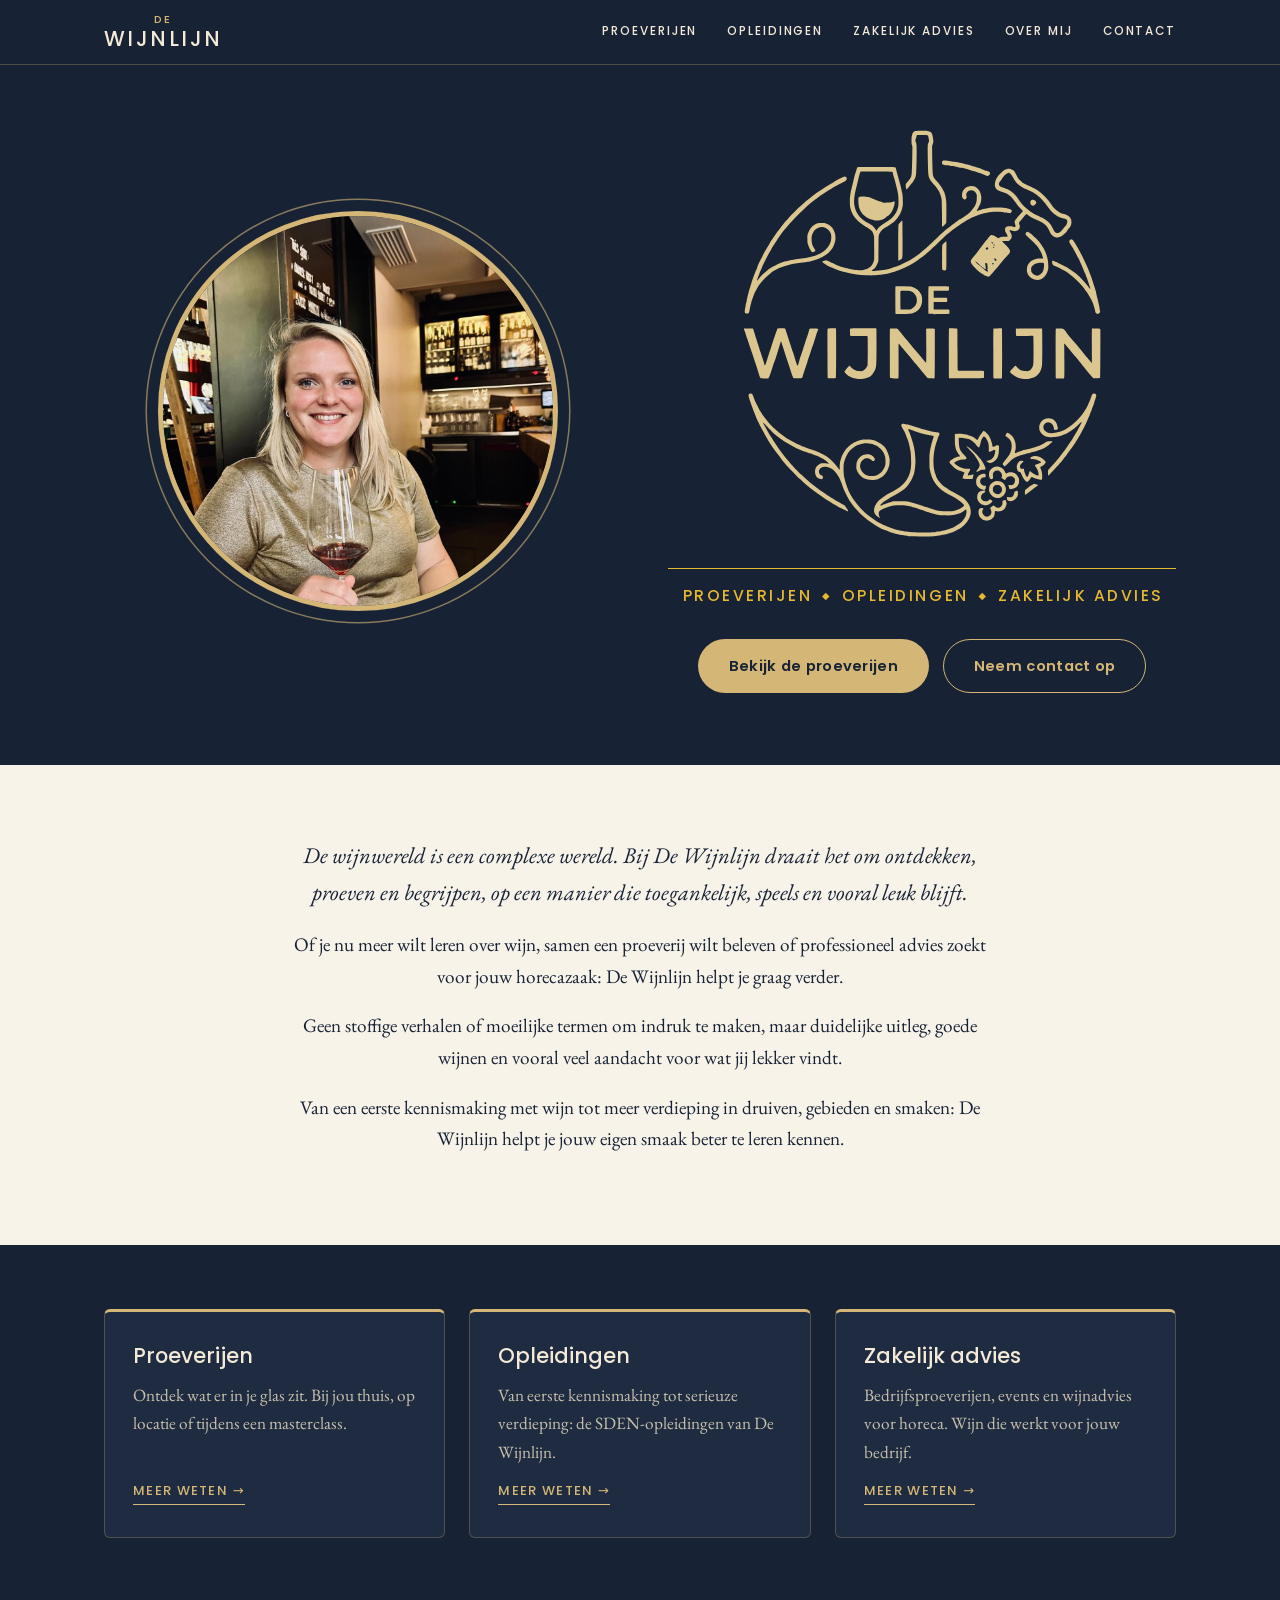
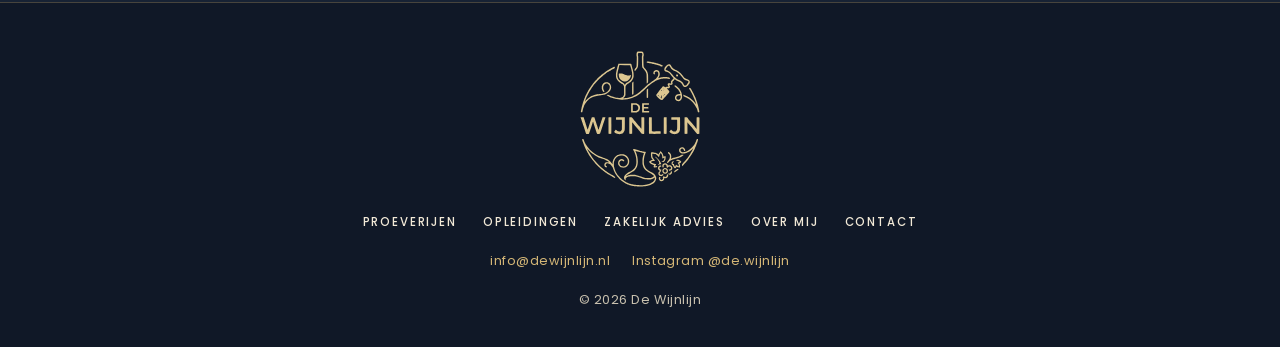
<file: index.html>
<!DOCTYPE html>
<html lang="nl">
<head>
  <meta charset="UTF-8">
  <meta name="viewport" content="width=device-width, initial-scale=1.0">
  <title>De Wijnlijn - De route naar het perfecte glas wijn</title>
  <meta name="description" content="De Wijnlijn in Barneveld: wijnproeverijen, SDEN-wijnopleidingen en wijnadvies. De route naar het perfecte glas wijn.">
  <meta name="theme-color" content="#172234">
  <link rel="icon" href="favicon.ico" sizes="any">
  <link rel="icon" type="image/png" sizes="32x32" href="favicon-32.png">
  <link rel="apple-touch-icon" href="apple-touch-icon.png">
  <meta property="og:type" content="website">
  <meta property="og:site_name" content="De Wijnlijn">
  <meta property="og:title" content="De Wijnlijn - De route naar het perfecte glas wijn">
  <meta property="og:description" content="De route naar het perfecte glas wijn">
  <meta property="og:image" content="https://dewijnlijn.nl/images/og-de-wijnlijn.jpg">
  <meta property="og:image:width" content="1200">
  <meta property="og:image:height" content="630">
  <link rel="preload" href="fonts/poppins-latin-500-normal.woff2" as="font" type="font/woff2" crossorigin>
  <link rel="preload" href="fonts/eb-garamond-latin-400-normal.woff2" as="font" type="font/woff2" crossorigin>
  <link rel="stylesheet" href="styles.css">
</head>
<body data-page="home">

<header class="dark">
  <div class="header-row">
    <a href="index.html" class="brand" aria-label="De Wijnlijn, naar de homepage"><span class="de">DE</span><span class="name">WIJNLIJN</span></a>
    <button class="menu-btn" aria-label="Menu" aria-expanded="false" aria-controls="site-nav">&#9776;</button>
    <nav class="links" id="site-nav">
      <a href="proeverijen.html">Proeverijen</a>
      <a href="training.html">Opleidingen</a>
      <a href="wijn-spijs.html">Zakelijk advies</a>
      <a href="over-mij.html">Over mij</a>
      <a href="contact.html">Contact</a>
    </nav>
  </div>
</header>

<section class="hero dark">
  <div class="container hero-grid">
    <div class="hero-photo-wrap reveal">
      <div class="ring"><img src="images/pety-rood.jpg" alt="Pety van De Wijnlijn met een glas rode wijn" width="1200" height="1600"></div>
    </div>
    <div class="hero-brand">
      <h1 class="hero-logo reveal"><img src="images/logo-de-wijnlijn.svg" alt="De Wijnlijn" width="531" height="603"></h1>
      <p class="services reveal" id="home-services">Proeverijen <span class="sep" aria-hidden="true">◆</span> Opleidingen <span class="sep" aria-hidden="true">◆</span> Zakelijk advies</p>
      <div class="hero-ctas reveal">
        <a href="proeverijen.html" class="btn btn-fill" id="home-cta1">Bekijk de proeverijen</a>
        <a href="contact.html" class="btn btn-line" id="home-cta2">Neem contact op</a>
      </div>
    </div>
  </div>
</section>

<section class="intro">
  <div class="container" id="home-lead"></div>
</section>

<section class="dark">
  <div class="container">
    <div class="card-grid" id="home-pillars"></div>
  </div>
</section>

<footer>
  <div class="container">
    <img src="images/logo-de-wijnlijn.svg" alt="" width="531" height="603" class="footer-logo" loading="lazy">
    <div class="foot-links">
      <a href="proeverijen.html">Proeverijen</a>
      <a href="training.html">Opleidingen</a>
      <a href="wijn-spijs.html">Zakelijk advies</a>
      <a href="over-mij.html">Over mij</a>
      <a href="contact.html">Contact</a>
    </div>
    <div class="foot-contact">
      <a href="mailto:info@dewijnlijn.nl" data-contact="email-link"><span data-contact="email">info@dewijnlijn.nl</span></a>
      <a href="#" data-contact="phone-link" hidden><span data-contact="phone"></span></a>
      <a href="https://www.instagram.com/de.wijnlijn/" data-contact="instagram-link" target="_blank" rel="noopener">Instagram @de.wijnlijn</a>
    </div>
    &copy; <span id="year"></span> De Wijnlijn
  </div>
</footer>

<script src="site.js"></script>
</body>
</html>
</file>
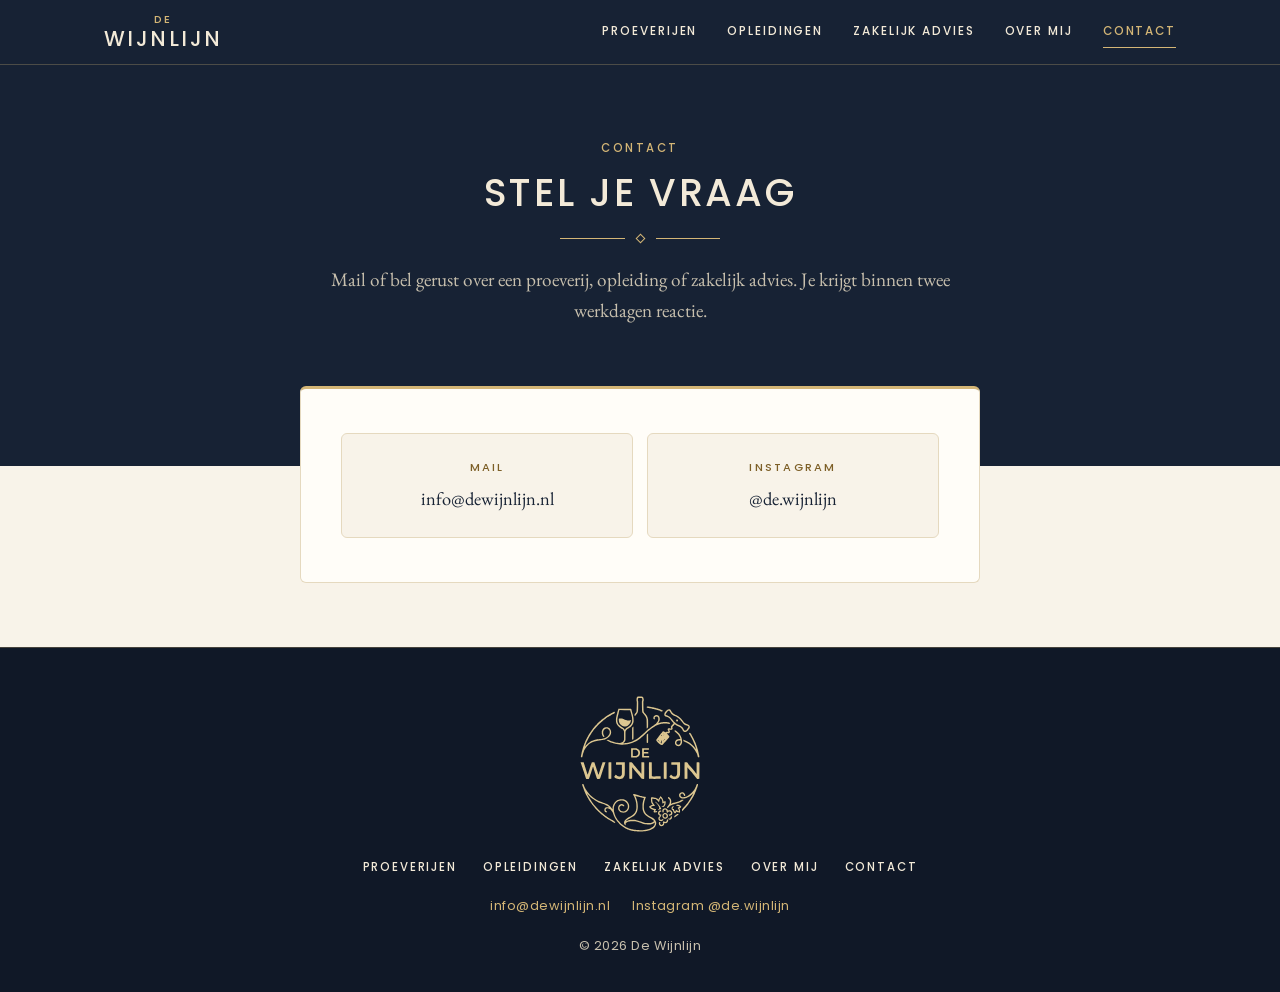
<file: contact.html>
<!DOCTYPE html>
<html lang="nl">
<head>
  <meta charset="UTF-8">
  <meta name="viewport" content="width=device-width, initial-scale=1.0">
  <title>De Wijnlijn - Contact</title>
  <meta name="description" content="De Wijnlijn in Barneveld: wijnproeverijen, SDEN-wijnopleidingen en wijnadvies. De route naar het perfecte glas wijn.">
  <meta name="theme-color" content="#172234">
  <link rel="icon" href="favicon.ico" sizes="any">
  <link rel="icon" type="image/png" sizes="32x32" href="favicon-32.png">
  <link rel="apple-touch-icon" href="apple-touch-icon.png">
  <meta property="og:type" content="website">
  <meta property="og:site_name" content="De Wijnlijn">
  <meta property="og:title" content="De Wijnlijn - Contact">
  <meta property="og:description" content="De route naar het perfecte glas wijn">
  <meta property="og:image" content="https://dewijnlijn.nl/images/og-de-wijnlijn.jpg">
  <meta property="og:image:width" content="1200">
  <meta property="og:image:height" content="630">
  <link rel="preload" href="fonts/poppins-latin-500-normal.woff2" as="font" type="font/woff2" crossorigin>
  <link rel="preload" href="fonts/eb-garamond-latin-400-normal.woff2" as="font" type="font/woff2" crossorigin>
  <link rel="stylesheet" href="styles.css">
</head>
<body data-page="contact">

<header class="dark">
  <div class="header-row">
    <a href="index.html" class="brand" aria-label="De Wijnlijn, naar de homepage"><span class="de">DE</span><span class="name">WIJNLIJN</span></a>
    <button class="menu-btn" aria-label="Menu" aria-expanded="false" aria-controls="site-nav">&#9776;</button>
    <nav class="links" id="site-nav">
      <a href="proeverijen.html">Proeverijen</a>
      <a href="training.html">Opleidingen</a>
      <a href="wijn-spijs.html">Zakelijk advies</a>
      <a href="over-mij.html">Over mij</a>
      <a href="contact.html" class="active" aria-current="page">Contact</a>
    </nav>
  </div>
</header>

<section class="page-head dark">
  <div class="container">
    <div class="section-head reveal">
      <span class="eyebrow" id="ct-eyebrow"></span>
      <h1 id="ct-heading">Contact</h1>
      <div class="ornament" aria-hidden="true"><span></span></div>
      <p id="ct-intro"></p>
    </div>
  </div>
</section>

<section class="page-body">
  <div class="container">
    <div class="contact-wrap overlap reveal">
      <div class="contact-options">
        <a class="contact-option" href="mailto:info@dewijnlijn.nl" data-contact="email-link">
          <span class="label">Mail</span>
          <span class="value" data-contact="email">info@dewijnlijn.nl</span>
        </a>
        <a class="contact-option" href="#" data-contact="phone-link" hidden>
          <span class="label">Bel</span>
          <span class="value" data-contact="phone"></span>
        </a>
        <a class="contact-option" href="https://www.instagram.com/de.wijnlijn/" data-contact="instagram-link" target="_blank" rel="noopener">
          <span class="label">Instagram</span>
          <span class="value">@de.wijnlijn</span>
        </a>
      </div>
    </div>
  </div>
</section>

<footer>
  <div class="container">
    <img src="images/logo-de-wijnlijn.svg" alt="" width="531" height="603" class="footer-logo" loading="lazy">
    <div class="foot-links">
      <a href="proeverijen.html">Proeverijen</a>
      <a href="training.html">Opleidingen</a>
      <a href="wijn-spijs.html">Zakelijk advies</a>
      <a href="over-mij.html">Over mij</a>
      <a href="contact.html">Contact</a>
    </div>
    <div class="foot-contact">
      <a href="mailto:info@dewijnlijn.nl" data-contact="email-link"><span data-contact="email">info@dewijnlijn.nl</span></a>
      <a href="#" data-contact="phone-link" hidden><span data-contact="phone"></span></a>
      <a href="https://www.instagram.com/de.wijnlijn/" data-contact="instagram-link" target="_blank" rel="noopener">Instagram @de.wijnlijn</a>
    </div>
    &copy; <span id="year"></span> De Wijnlijn
  </div>
</footer>

<script src="site.js"></script>
</body>
</html>
</file>
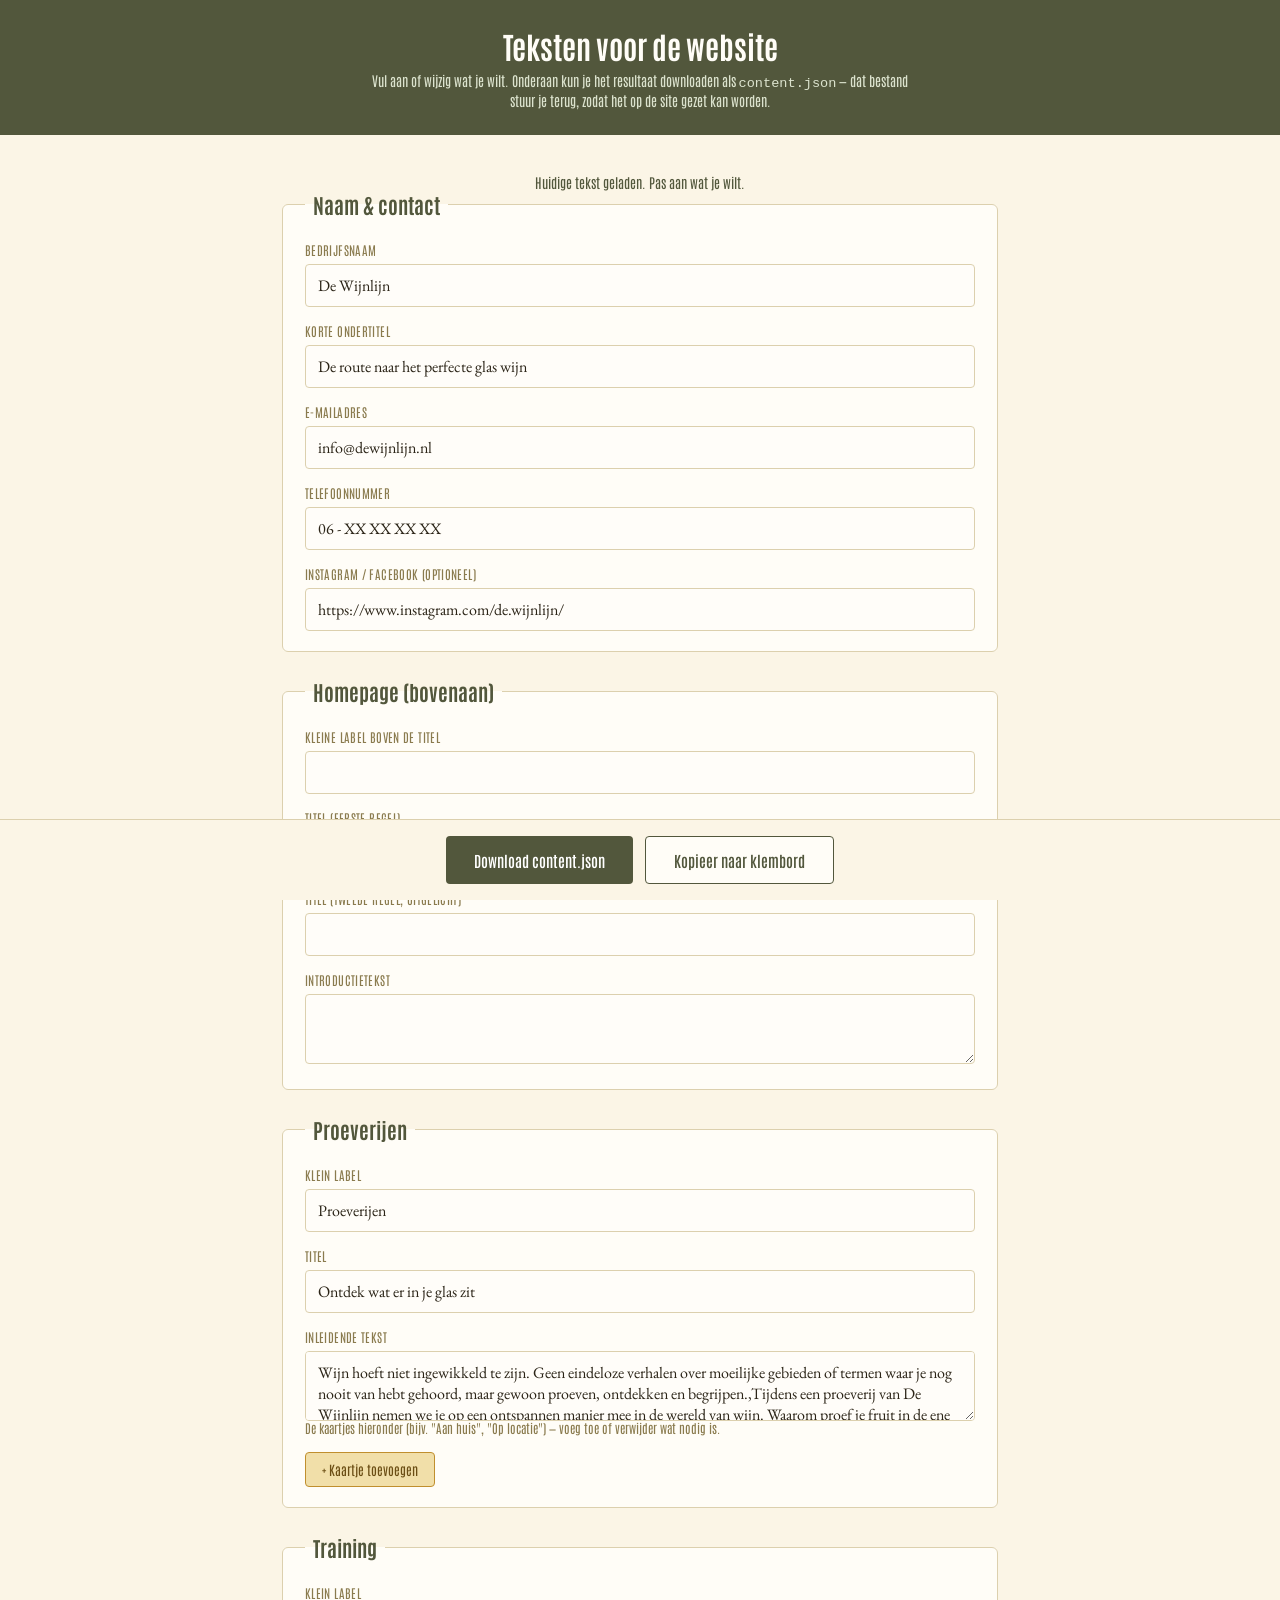
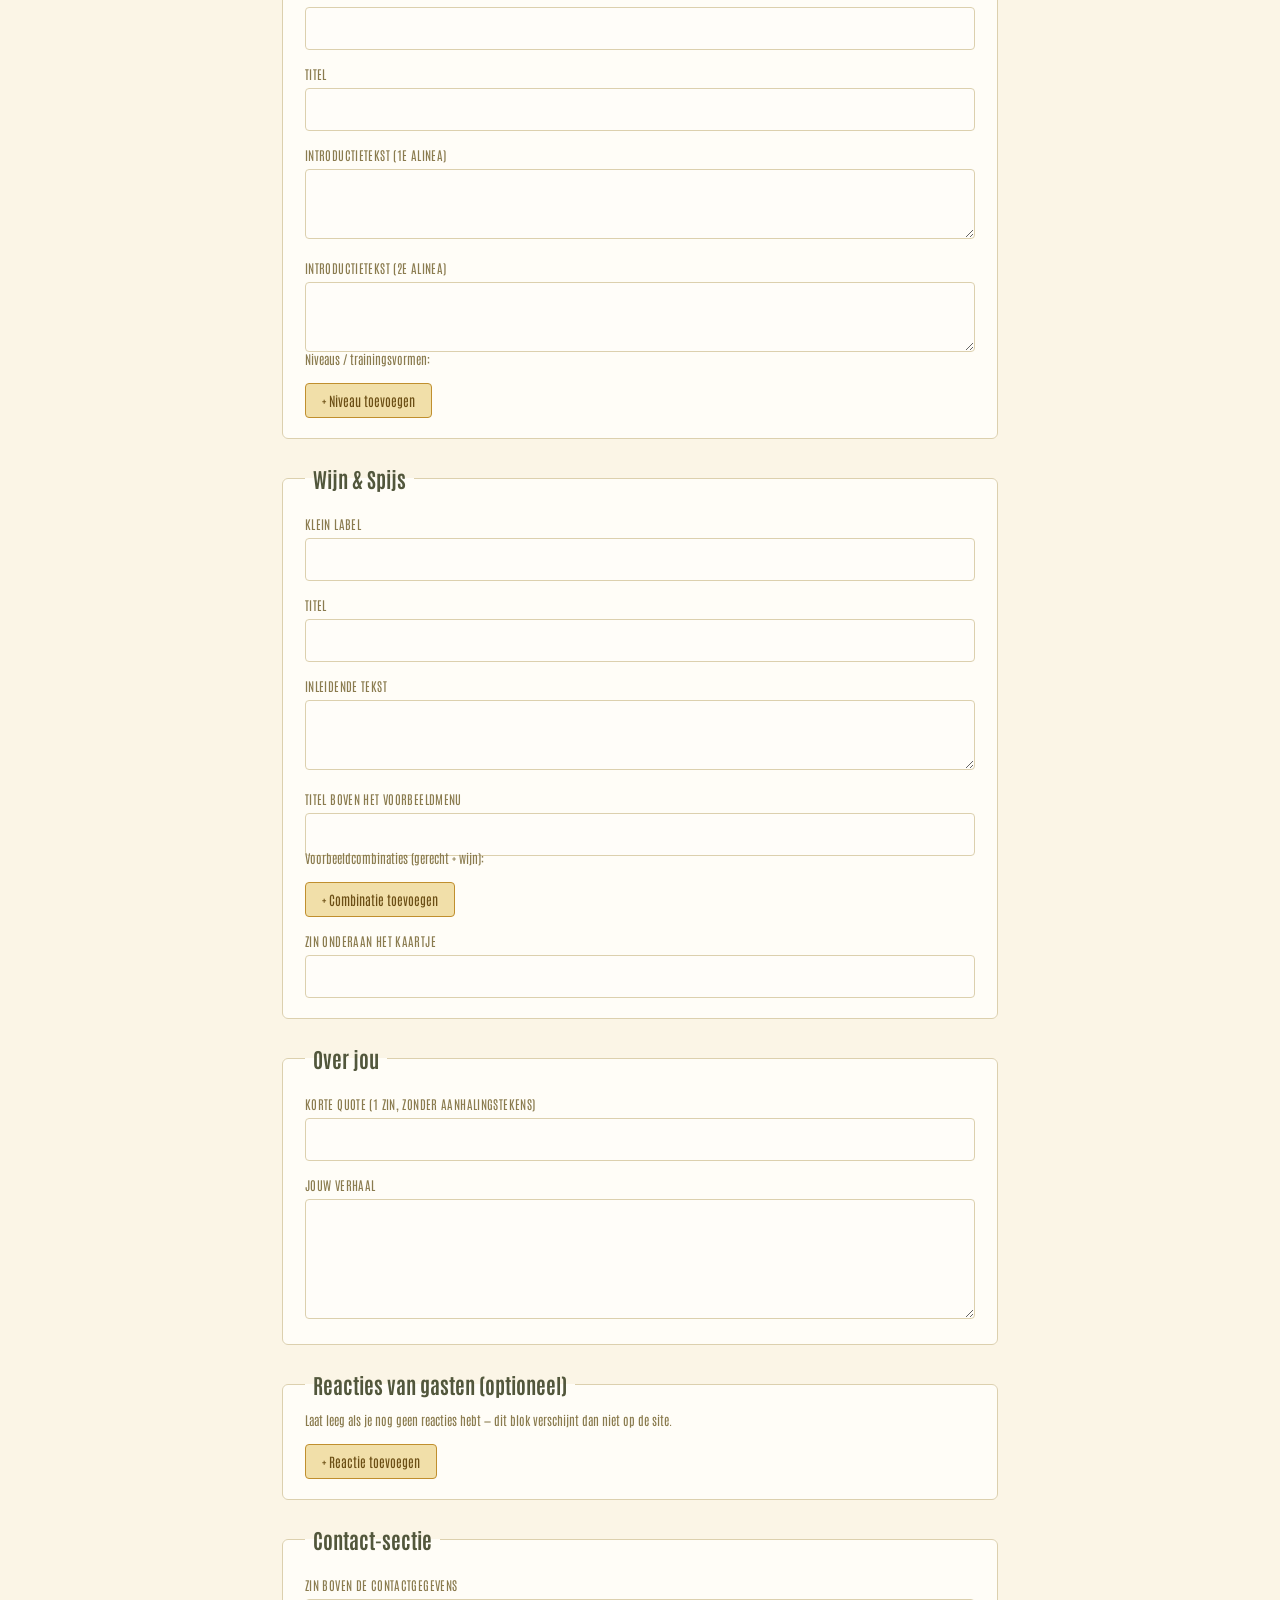
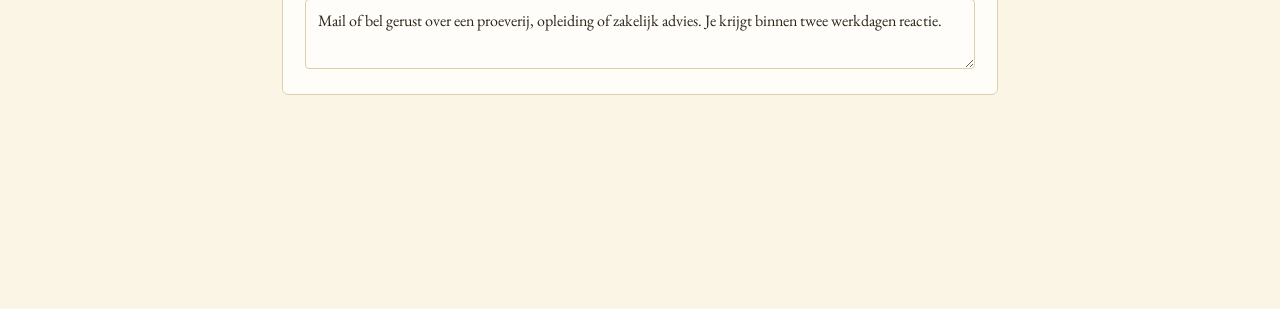
<file: invulformulier.html>
<!DOCTYPE html>
<html lang="nl">
<head>
<meta charset="UTF-8">
<meta name="viewport" content="width=device-width, initial-scale=1.0">
<title>De Wijnlijn — teksten bewerken</title>
<link href="https://fonts.googleapis.com/css2?family=Antonio:wght@500;600;700&family=EB+Garamond&display=swap" rel="stylesheet">
<style>
  :root{
    --gold-deep:#C08F2E; --gold-pale:#F1DFA9; --cream:#FBF5E6;
    --green-deep:#52573C; --ink:#2B2417; --white:#FFFDF7; --line:#DCD0AE;
  }
  *{box-sizing:border-box;}
  body{margin:0; background:var(--cream); color:var(--ink); font-family:'EB Garamond', serif; font-size:17px; padding:0 0 80px;}
  header{background:var(--green-deep); color:var(--white); padding:26px 20px; text-align:center;}
  header h1{font-family:'Antonio', sans-serif; margin:0 0 6px; font-size:1.9rem;}
  header p{margin:0; font-family:'Antonio', sans-serif; font-size:0.85rem; color:#DCE3CE; max-width:560px; margin:0 auto;}
  main{max-width:760px; margin:0 auto; padding:28px 20px;}
  fieldset{border:1px solid var(--line); border-radius:6px; margin-bottom:26px; padding:20px 22px; background:var(--white);}
  legend{font-family:'Antonio', sans-serif; font-weight:700; font-size:1.3rem; color:var(--green-deep); padding:0 8px;}
  label{display:block; font-family:'Antonio', sans-serif; font-size:0.78rem; letter-spacing:0.03em; text-transform:uppercase; color:#8A7B4E; margin:16px 0 6px;}
  label:first-of-type{margin-top:4px;}
  input[type=text], textarea{
    width:100%; font-family:'EB Garamond', serif; font-size:1rem; padding:10px 12px;
    border:1px solid var(--line); border-radius:4px; background:#FFFDF9; color:var(--ink);
  }
  textarea{min-height:70px; resize:vertical;}
  input:focus, textarea:focus{outline:2px solid var(--gold-deep); outline-offset:1px;}
  .item-box{border:1px dashed var(--line); border-radius:6px; padding:14px 16px; margin-bottom:14px; position:relative; background:#FEFCF5;}
  .item-box .row-title{font-family:'Antonio', sans-serif; font-size:0.75rem; color:#8A7B4E; margin-bottom:6px;}
  .remove-btn{
    position:absolute; top:10px; right:10px; background:none; border:none; color:#A34C3B;
    font-family:'Antonio', sans-serif; font-size:0.75rem; cursor:pointer; text-decoration:underline;
  }
  .add-btn{
    display:inline-block; margin-top:4px; background:var(--gold-pale); border:1px solid var(--gold-deep);
    color:#6B4E14; font-family:'Antonio', sans-serif; font-size:0.82rem; padding:8px 16px; border-radius:4px; cursor:pointer;
  }
  .add-btn:hover{background:var(--gold-deep); color:#fff;}
  .actions{
    position:sticky; bottom:0; background:var(--cream); border-top:1px solid var(--line);
    padding:16px 20px; display:flex; gap:12px; justify-content:center; flex-wrap:wrap;
  }
  .btn-main{
    font-family:'Antonio', sans-serif; font-weight:600; font-size:0.95rem; padding:13px 28px;
    border-radius:4px; border:none; cursor:pointer;
  }
  .btn-download{background:var(--green-deep); color:#fff;}
  .btn-copy{background:var(--white); color:var(--green-deep); border:1.5px solid var(--green-deep) !important;}
  #status{font-family:'Antonio', sans-serif; font-size:0.85rem; text-align:center; margin-top:10px; color:var(--green-deep); min-height:1.2em;}
  .hint{font-family:'Antonio', sans-serif; font-size:0.78rem; color:#8A7B4E; margin:-6px 0 12px;}
</style>
</head>
<body>

<header>
  <h1>Teksten voor de website</h1>
  <p>Vul aan of wijzig wat je wilt. Onderaan kun je het resultaat downloaden als <code>content.json</code> — dat bestand stuur je terug, zodat het op de site gezet kan worden.</p>
</header>

<main>
  <div id="status">Bezig met laden van de huidige tekst\u2026</div>

  <fieldset>
    <legend>Naam &amp; contact</legend>
    <label for="f-businessName">Bedrijfsnaam</label>
    <input type="text" id="f-businessName">
    <label for="f-tagline">Korte ondertitel</label>
    <input type="text" id="f-tagline">
    <label for="f-email">E-mailadres</label>
    <input type="text" id="f-email">
    <label for="f-phone">Telefoonnummer</label>
    <input type="text" id="f-phone">
    <label for="f-instagram">Instagram / Facebook (optioneel)</label>
    <input type="text" id="f-instagram">
  </fieldset>

  <fieldset>
    <legend>Homepage (bovenaan)</legend>
    <label for="f-heroEyebrow">Kleine label boven de titel</label>
    <input type="text" id="f-heroEyebrow">
    <label for="f-heroTitle">Titel (eerste regel)</label>
    <input type="text" id="f-heroTitle">
    <label for="f-heroEm">Titel (tweede regel, uitgelicht)</label>
    <input type="text" id="f-heroEm">
    <label for="f-heroLead">Introductietekst</label>
    <textarea id="f-heroLead"></textarea>
  </fieldset>

  <fieldset>
    <legend>Proeverijen</legend>
    <label for="f-proevEyebrow">Klein label</label>
    <input type="text" id="f-proevEyebrow">
    <label for="f-proevHeading">Titel</label>
    <input type="text" id="f-proevHeading">
    <label for="f-proevIntro">Inleidende tekst</label>
    <textarea id="f-proevIntro"></textarea>
    <div class="hint">De kaartjes hieronder (bijv. "Aan huis", "Op locatie") — voeg toe of verwijder wat nodig is.</div>
    <div id="proev-list"></div>
    <button type="button" class="add-btn" onclick="addCard()">+ Kaartje toevoegen</button>
  </fieldset>

  <fieldset>
    <legend>Training</legend>
    <label for="f-trainEyebrow">Klein label</label>
    <input type="text" id="f-trainEyebrow">
    <label for="f-trainHeading">Titel</label>
    <input type="text" id="f-trainHeading">
    <label for="f-trainIntro1">Introductietekst (1e alinea)</label>
    <textarea id="f-trainIntro1"></textarea>
    <label for="f-trainIntro2">Introductietekst (2e alinea)</label>
    <textarea id="f-trainIntro2"></textarea>
    <div class="hint">Niveaus / trainingsvormen:</div>
    <div id="track-list"></div>
    <button type="button" class="add-btn" onclick="addTrack()">+ Niveau toevoegen</button>
  </fieldset>

  <fieldset>
    <legend>Wijn &amp; Spijs</legend>
    <label for="f-spijsEyebrow">Klein label</label>
    <input type="text" id="f-spijsEyebrow">
    <label for="f-spijsHeading">Titel</label>
    <input type="text" id="f-spijsHeading">
    <label for="f-spijsIntro">Inleidende tekst</label>
    <textarea id="f-spijsIntro"></textarea>
    <label for="f-spijsMenuTitle">Titel boven het voorbeeldmenu</label>
    <input type="text" id="f-spijsMenuTitle">
    <div class="hint">Voorbeeldcombinaties (gerecht + wijn):</div>
    <div id="row-list"></div>
    <button type="button" class="add-btn" onclick="addRow()">+ Combinatie toevoegen</button>
    <label for="f-spijsNote">Zin onderaan het kaartje</label>
    <input type="text" id="f-spijsNote">
  </fieldset>

  <fieldset>
    <legend>Over jou</legend>
    <label for="f-overQuote">Korte quote (1 zin, zonder aanhalingstekens)</label>
    <input type="text" id="f-overQuote">
    <label for="f-overText">Jouw verhaal</label>
    <textarea id="f-overText" style="min-height:120px;"></textarea>
  </fieldset>

  <fieldset>
    <legend>Reacties van gasten (optioneel)</legend>
    <div class="hint">Laat leeg als je nog geen reacties hebt — dit blok verschijnt dan niet op de site.</div>
    <div id="testi-list"></div>
    <button type="button" class="add-btn" onclick="addTestimonial()">+ Reactie toevoegen</button>
  </fieldset>

  <fieldset>
    <legend>Contact-sectie</legend>
    <label for="f-contactIntro">Zin boven de contactgegevens</label>
    <textarea id="f-contactIntro"></textarea>
  </fieldset>
</main>

<div class="actions">
  <button type="button" class="btn-main btn-download" onclick="downloadJson()">Download content.json</button>
  <button type="button" class="btn-main btn-copy" onclick="copyJson()">Kopieer naar klembord</button>
</div>

<script>
let data = null;

function el(tag, cls, html) {
  const e = document.createElement(tag);
  if (cls) e.className = cls;
  if (html !== undefined) e.innerHTML = html;
  return e;
}
function setVal(id, val) { document.getElementById(id).value = val || ''; }
function getVal(id) { return document.getElementById(id).value; }

function renderCards() {
  const wrap = document.getElementById('proev-list');
  wrap.innerHTML = '';
  data.proeverijen.cards.forEach((c, i) => {
    const box = el('div', 'item-box');
    box.appendChild(el('div', 'row-title', 'Kaartje ' + (i + 1)));
    const btn = el('button', 'remove-btn', 'verwijderen');
    btn.type = 'button';
    btn.onclick = () => { data.proeverijen.cards.splice(i, 1); renderCards(); };
    box.appendChild(btn);
    box.appendChild(mkLabel('Titel'));
    box.appendChild(mkInput(c.title, v => c.title = v));
    box.appendChild(mkLabel('Tekst'));
    box.appendChild(mkTextarea(c.text, v => c.text = v));
    wrap.appendChild(box);
  });
}
function addCard() {
  const romans = ['I','II','III','IV','V','VI','VII'];
  data.proeverijen.cards.push({ num: romans[data.proeverijen.cards.length] || '', title: 'Nieuwe optie', text: '' });
  renderCards();
}

function renderTracks() {
  const wrap = document.getElementById('track-list');
  wrap.innerHTML = '';
  data.training.tracks.forEach((t, i) => {
    const box = el('div', 'item-box');
    box.appendChild(el('div', 'row-title', 'Niveau ' + (i + 1)));
    const btn = el('button', 'remove-btn', 'verwijderen');
    btn.type = 'button';
    btn.onclick = () => { data.training.tracks.splice(i, 1); renderTracks(); };
    box.appendChild(btn);
    box.appendChild(mkLabel('Titel'));
    box.appendChild(mkInput(t.title, v => t.title = v));
    box.appendChild(mkLabel('Tekst'));
    box.appendChild(mkTextarea(t.text, v => t.text = v));
    wrap.appendChild(box);
  });
}
function addTrack() {
  data.training.tracks.push({ title: 'Nieuw niveau', text: '' });
  renderTracks();
}

function renderRows() {
  const wrap = document.getElementById('row-list');
  wrap.innerHTML = '';
  data.spijs.rows.forEach((r, i) => {
    const box = el('div', 'item-box');
    box.appendChild(el('div', 'row-title', 'Combinatie ' + (i + 1)));
    const btn = el('button', 'remove-btn', 'verwijderen');
    btn.type = 'button';
    btn.onclick = () => { data.spijs.rows.splice(i, 1); renderRows(); };
    box.appendChild(btn);
    box.appendChild(mkLabel('Gerecht'));
    box.appendChild(mkInput(r.dish, v => r.dish = v));
    box.appendChild(mkLabel('Wijn'));
    box.appendChild(mkInput(r.pair, v => r.pair = v));
    wrap.appendChild(box);
  });
}
function addRow() {
  data.spijs.rows.push({ dish: 'Gerecht', pair: 'Wijn' });
  renderRows();
}

function renderTestimonials() {
  const wrap = document.getElementById('testi-list');
  wrap.innerHTML = '';
  data.testimonials.forEach((t, i) => {
    const box = el('div', 'item-box');
    box.appendChild(el('div', 'row-title', 'Reactie ' + (i + 1)));
    const btn = el('button', 'remove-btn', 'verwijderen');
    btn.type = 'button';
    btn.onclick = () => { data.testimonials.splice(i, 1); renderTestimonials(); };
    box.appendChild(btn);
    box.appendChild(mkLabel('Reactie'));
    box.appendChild(mkTextarea(t.quote, v => t.quote = v));
    box.appendChild(mkLabel('Naam'));
    box.appendChild(mkInput(t.name, v => t.name = v));
    wrap.appendChild(box);
  });
}
function addTestimonial() {
  data.testimonials.push({ quote: '', name: '' });
  renderTestimonials();
}

function mkLabel(text) { return el('label', null, text); }
function mkInput(val, onChange) {
  const i = document.createElement('input');
  i.type = 'text'; i.value = val || '';
  i.addEventListener('input', () => onChange(i.value));
  return i;
}
function mkTextarea(val, onChange) {
  const t = document.createElement('textarea');
  t.value = val || '';
  t.addEventListener('input', () => onChange(t.value));
  return t;
}

function fillSimpleFields() {
  setVal('f-businessName', data.meta.businessName);
  setVal('f-tagline', data.meta.tagline);
  setVal('f-email', data.meta.email);
  setVal('f-phone', data.meta.phone);
  setVal('f-instagram', data.meta.instagram);

  setVal('f-heroEyebrow', data.hero.eyebrow);
  setVal('f-heroTitle', data.hero.titleLine1);
  setVal('f-heroEm', data.hero.titleEm);
  setVal('f-heroLead', data.hero.lead);

  setVal('f-proevEyebrow', data.proeverijen.eyebrow);
  setVal('f-proevHeading', data.proeverijen.heading);
  setVal('f-proevIntro', data.proeverijen.intro);

  setVal('f-trainEyebrow', data.training.eyebrow);
  setVal('f-trainHeading', data.training.heading);
  setVal('f-trainIntro1', data.training.intro1);
  setVal('f-trainIntro2', data.training.intro2);

  setVal('f-spijsEyebrow', data.spijs.eyebrow);
  setVal('f-spijsHeading', data.spijs.heading);
  setVal('f-spijsIntro', data.spijs.intro);
  setVal('f-spijsMenuTitle', data.spijs.menuTitle);
  setVal('f-spijsNote', data.spijs.note);

  setVal('f-overQuote', data.over.quote);
  setVal('f-overText', data.over.text);

  setVal('f-contactIntro', data.contact.intro);
}

function collectSimpleFields() {
  data.meta.businessName = getVal('f-businessName');
  data.meta.tagline = getVal('f-tagline');
  data.meta.email = getVal('f-email');
  data.meta.phone = getVal('f-phone');
  data.meta.instagram = getVal('f-instagram');

  data.hero.eyebrow = getVal('f-heroEyebrow');
  data.hero.titleLine1 = getVal('f-heroTitle');
  data.hero.titleEm = getVal('f-heroEm');
  data.hero.lead = getVal('f-heroLead');

  data.proeverijen.eyebrow = getVal('f-proevEyebrow');
  data.proeverijen.heading = getVal('f-proevHeading');
  data.proeverijen.intro = getVal('f-proevIntro');

  data.training.eyebrow = getVal('f-trainEyebrow');
  data.training.heading = getVal('f-trainHeading');
  data.training.intro1 = getVal('f-trainIntro1');
  data.training.intro2 = getVal('f-trainIntro2');

  data.spijs.eyebrow = getVal('f-spijsEyebrow');
  data.spijs.heading = getVal('f-spijsHeading');
  data.spijs.intro = getVal('f-spijsIntro');
  data.spijs.menuTitle = getVal('f-spijsMenuTitle');
  data.spijs.note = getVal('f-spijsNote');

  data.over.quote = getVal('f-overQuote');
  data.over.text = getVal('f-overText');

  data.contact.intro = getVal('f-contactIntro');
}

async function init() {
  try {
    const res = await fetch('content.json', { cache: 'no-store' });
    data = await res.json();
  } catch (e) {
    document.getElementById('status').textContent = 'Kon content.json niet vinden — er wordt met een lege vragenlijst gestart.';
    data = {
      meta: {}, hero: {}, proeverijen: { cards: [] }, training: { tracks: [] },
      spijs: { rows: [] }, over: {}, testimonials: [], contact: {}
    };
  }
  data.proeverijen = data.proeverijen || { cards: [] };
  data.proeverijen.cards = data.proeverijen.cards || [];
  data.training = data.training || { tracks: [] };
  data.training.tracks = data.training.tracks || [];
  data.spijs = data.spijs || { rows: [] };
  data.spijs.rows = data.spijs.rows || [];
  data.testimonials = data.testimonials || [];
  data.meta = data.meta || {}; data.hero = data.hero || {};
  data.over = data.over || {}; data.contact = data.contact || {};

  fillSimpleFields();
  renderCards();
  renderTracks();
  renderRows();
  renderTestimonials();
  document.getElementById('status').textContent = 'Huidige tekst geladen. Pas aan wat je wilt.';
}

function downloadJson() {
  collectSimpleFields();
  const blob = new Blob([JSON.stringify(data, null, 2)], { type: 'application/json' });
  const url = URL.createObjectURL(blob);
  const a = document.createElement('a');
  a.href = url; a.download = 'content.json';
  document.body.appendChild(a); a.click(); document.body.removeChild(a);
  URL.revokeObjectURL(url);
  document.getElementById('status').textContent = 'Gedownload! Stuur dit content.json-bestand terug.';
}

async function copyJson() {
  collectSimpleFields();
  const text = JSON.stringify(data, null, 2);
  try {
    await navigator.clipboard.writeText(text);
    document.getElementById('status').textContent = 'Gekopieerd naar het klembord!';
  } catch (e) {
    document.getElementById('status').textContent = 'Kopiëren lukte niet automatisch — gebruik de downloadknop.';
  }
}

init();
</script>

</body>
</html>
</file>
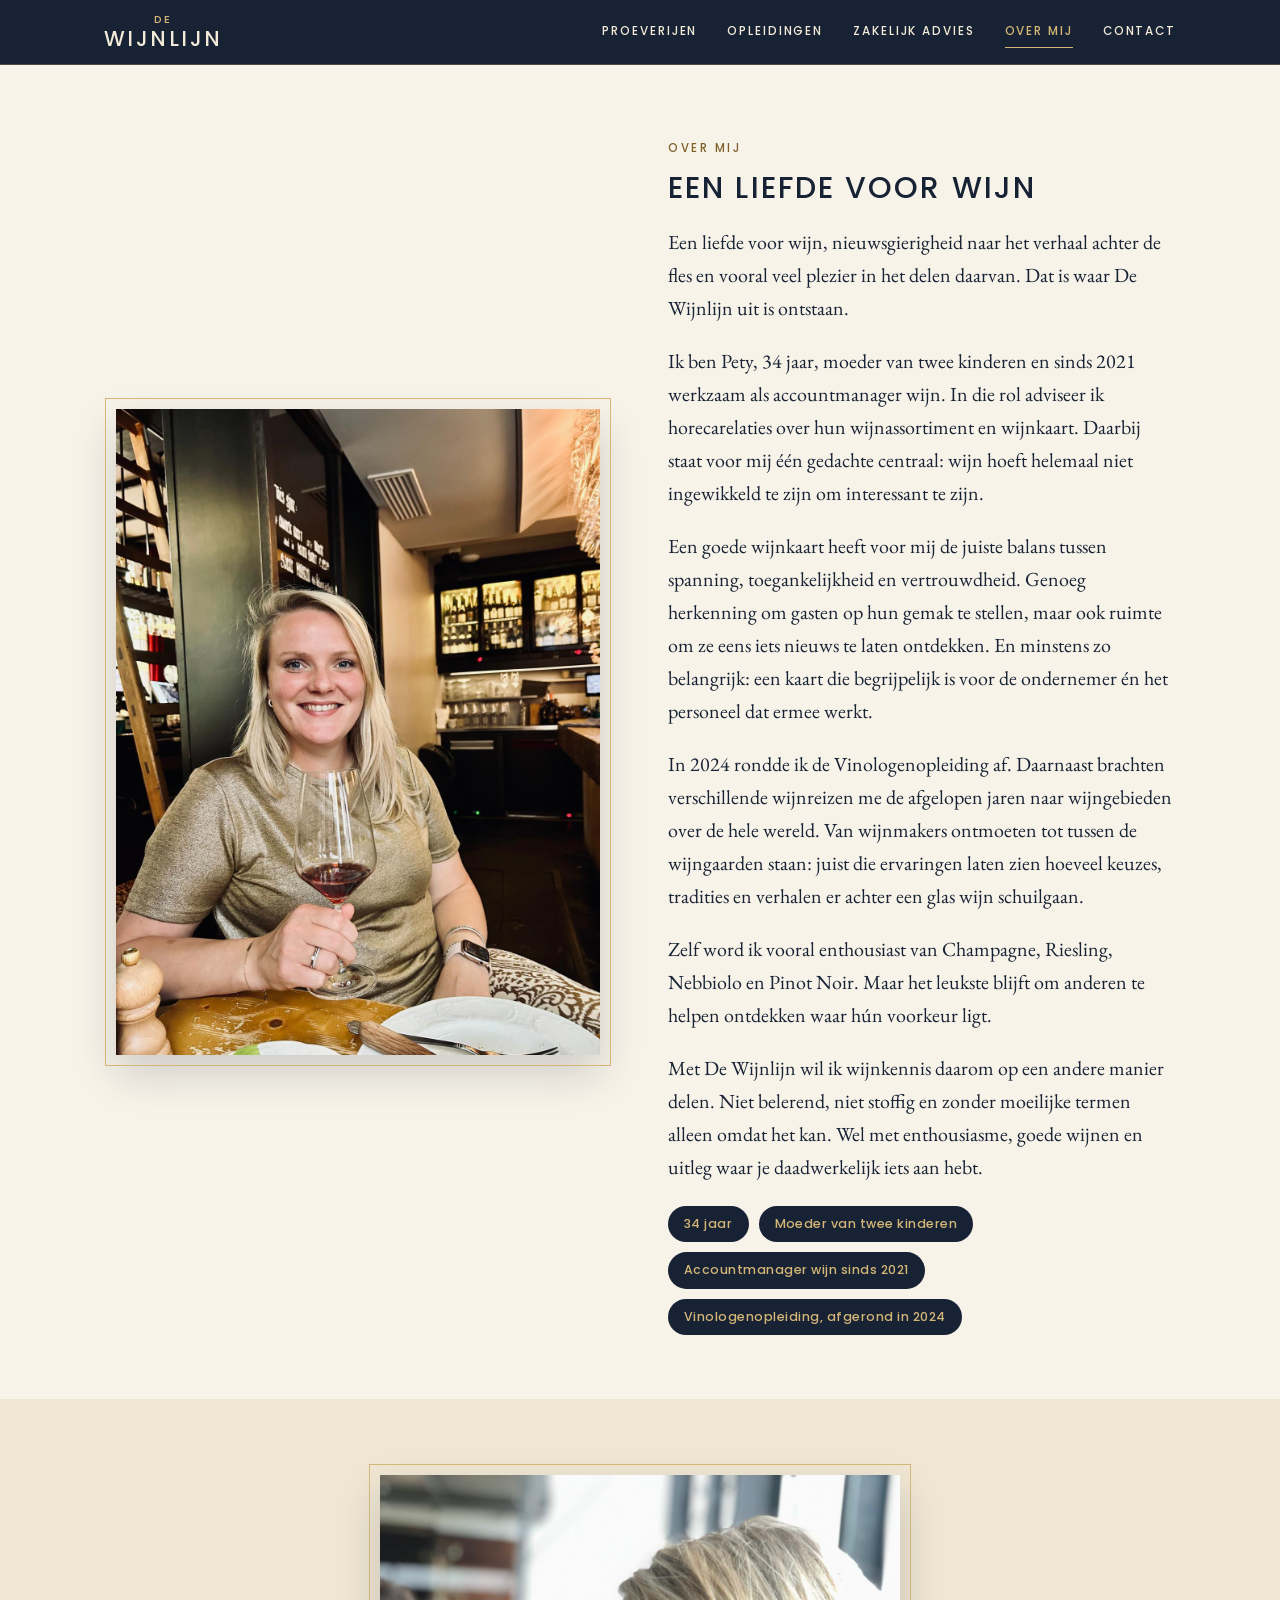
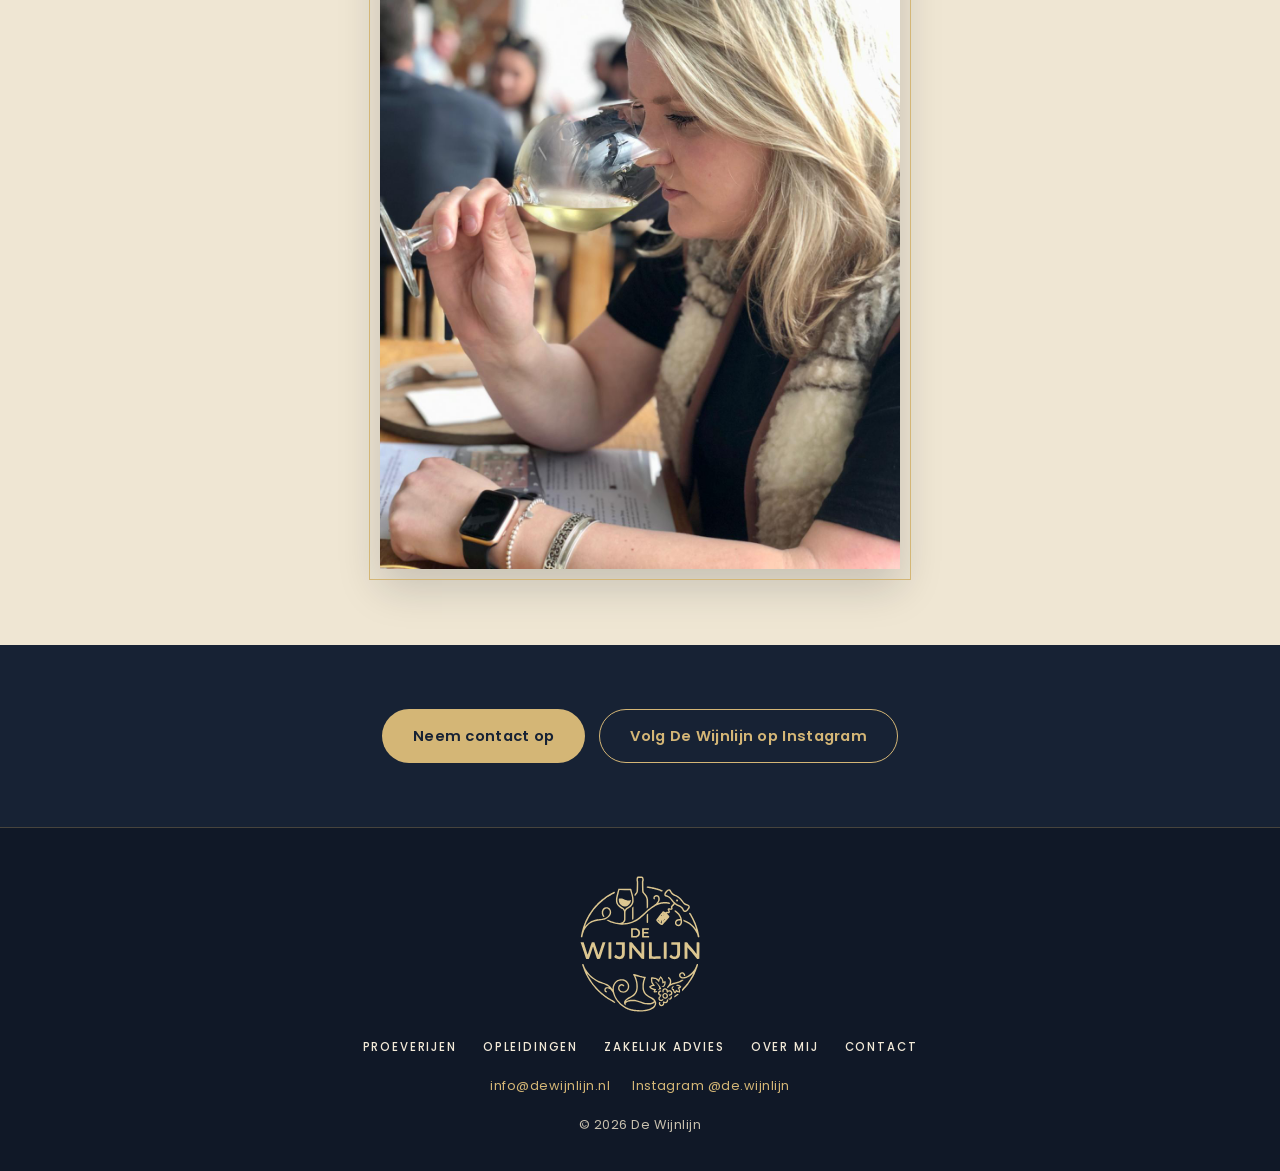
<file: over-mij.html>
<!DOCTYPE html>
<html lang="nl">
<head>
  <meta charset="UTF-8">
  <meta name="viewport" content="width=device-width, initial-scale=1.0">
  <title>De Wijnlijn - Over mij</title>
  <meta name="description" content="De Wijnlijn in Barneveld: wijnproeverijen, SDEN-wijnopleidingen en wijnadvies. De route naar het perfecte glas wijn.">
  <meta name="theme-color" content="#172234">
  <link rel="icon" href="favicon.ico" sizes="any">
  <link rel="icon" type="image/png" sizes="32x32" href="favicon-32.png">
  <link rel="apple-touch-icon" href="apple-touch-icon.png">
  <meta property="og:type" content="website">
  <meta property="og:site_name" content="De Wijnlijn">
  <meta property="og:title" content="De Wijnlijn - Over mij">
  <meta property="og:description" content="De route naar het perfecte glas wijn">
  <meta property="og:image" content="https://dewijnlijn.nl/images/og-de-wijnlijn.jpg">
  <meta property="og:image:width" content="1200">
  <meta property="og:image:height" content="630">
  <link rel="preload" href="fonts/poppins-latin-500-normal.woff2" as="font" type="font/woff2" crossorigin>
  <link rel="preload" href="fonts/eb-garamond-latin-400-normal.woff2" as="font" type="font/woff2" crossorigin>
  <link rel="stylesheet" href="styles.css">
</head>
<body data-page="over">

<header class="dark">
  <div class="header-row">
    <a href="index.html" class="brand" aria-label="De Wijnlijn, naar de homepage"><span class="de">DE</span><span class="name">WIJNLIJN</span></a>
    <button class="menu-btn" aria-label="Menu" aria-expanded="false" aria-controls="site-nav">&#9776;</button>
    <nav class="links" id="site-nav">
      <a href="proeverijen.html">Proeverijen</a>
      <a href="training.html">Opleidingen</a>
      <a href="wijn-spijs.html">Zakelijk advies</a>
      <a href="over-mij.html" class="active" aria-current="page">Over mij</a>
      <a href="contact.html">Contact</a>
    </nav>
  </div>
</header>

<section>
  <div class="container">
    <div class="split reveal">
      <img id="over-photo" src="images/pety-rood.jpg" alt="Pety van De Wijnlijn" class="split-photo">
      <div>
        <span class="eyebrow" id="over-eyebrow"></span>
        <h1 id="over-heading">Over mij</h1>
        <div id="over-paragraphs"></div>
        <div class="over-credentials" id="over-credentials"></div>
      </div>
    </div>
  </div>
</section>

<section class="bg-cream">
  <div class="container">
    <img id="over-photo2" src="images/pety-wit.jpg" alt="Pety proeft wijn" class="photo-solo framed reveal">
  </div>
</section>

<section class="cta-band dark">
  <div class="container">
    <div class="cta-btns">
      <a href="contact.html" class="btn btn-fill">Neem contact op</a>
      <a href="https://www.instagram.com/de.wijnlijn/" class="btn btn-line" data-contact="instagram-link" target="_blank" rel="noopener">Volg De Wijnlijn op Instagram</a>
    </div>
  </div>
</section>

<footer>
  <div class="container">
    <img src="images/logo-de-wijnlijn.svg" alt="" width="531" height="603" class="footer-logo" loading="lazy">
    <div class="foot-links">
      <a href="proeverijen.html">Proeverijen</a>
      <a href="training.html">Opleidingen</a>
      <a href="wijn-spijs.html">Zakelijk advies</a>
      <a href="over-mij.html">Over mij</a>
      <a href="contact.html">Contact</a>
    </div>
    <div class="foot-contact">
      <a href="mailto:info@dewijnlijn.nl" data-contact="email-link"><span data-contact="email">info@dewijnlijn.nl</span></a>
      <a href="#" data-contact="phone-link" hidden><span data-contact="phone"></span></a>
      <a href="https://www.instagram.com/de.wijnlijn/" data-contact="instagram-link" target="_blank" rel="noopener">Instagram @de.wijnlijn</a>
    </div>
    &copy; <span id="year"></span> De Wijnlijn
  </div>
</footer>

<script src="site.js"></script>
</body>
</html>
</file>
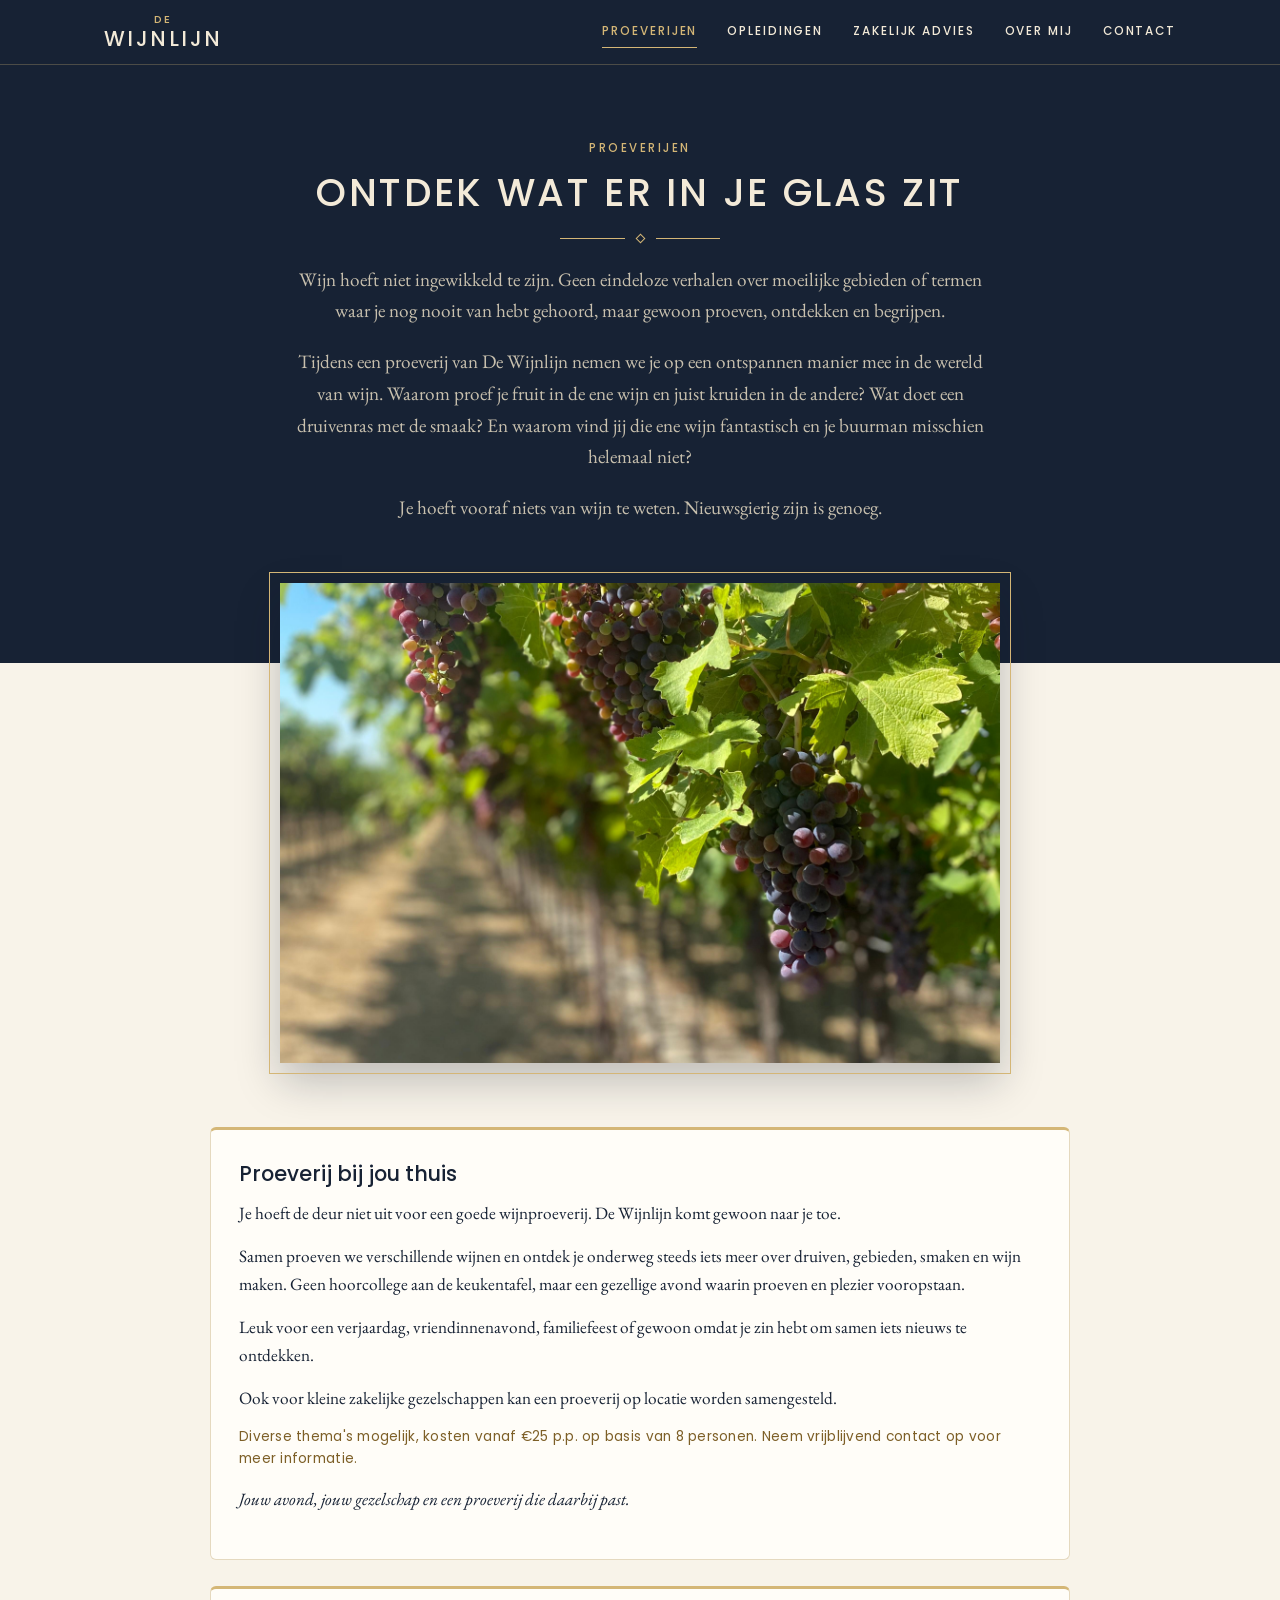
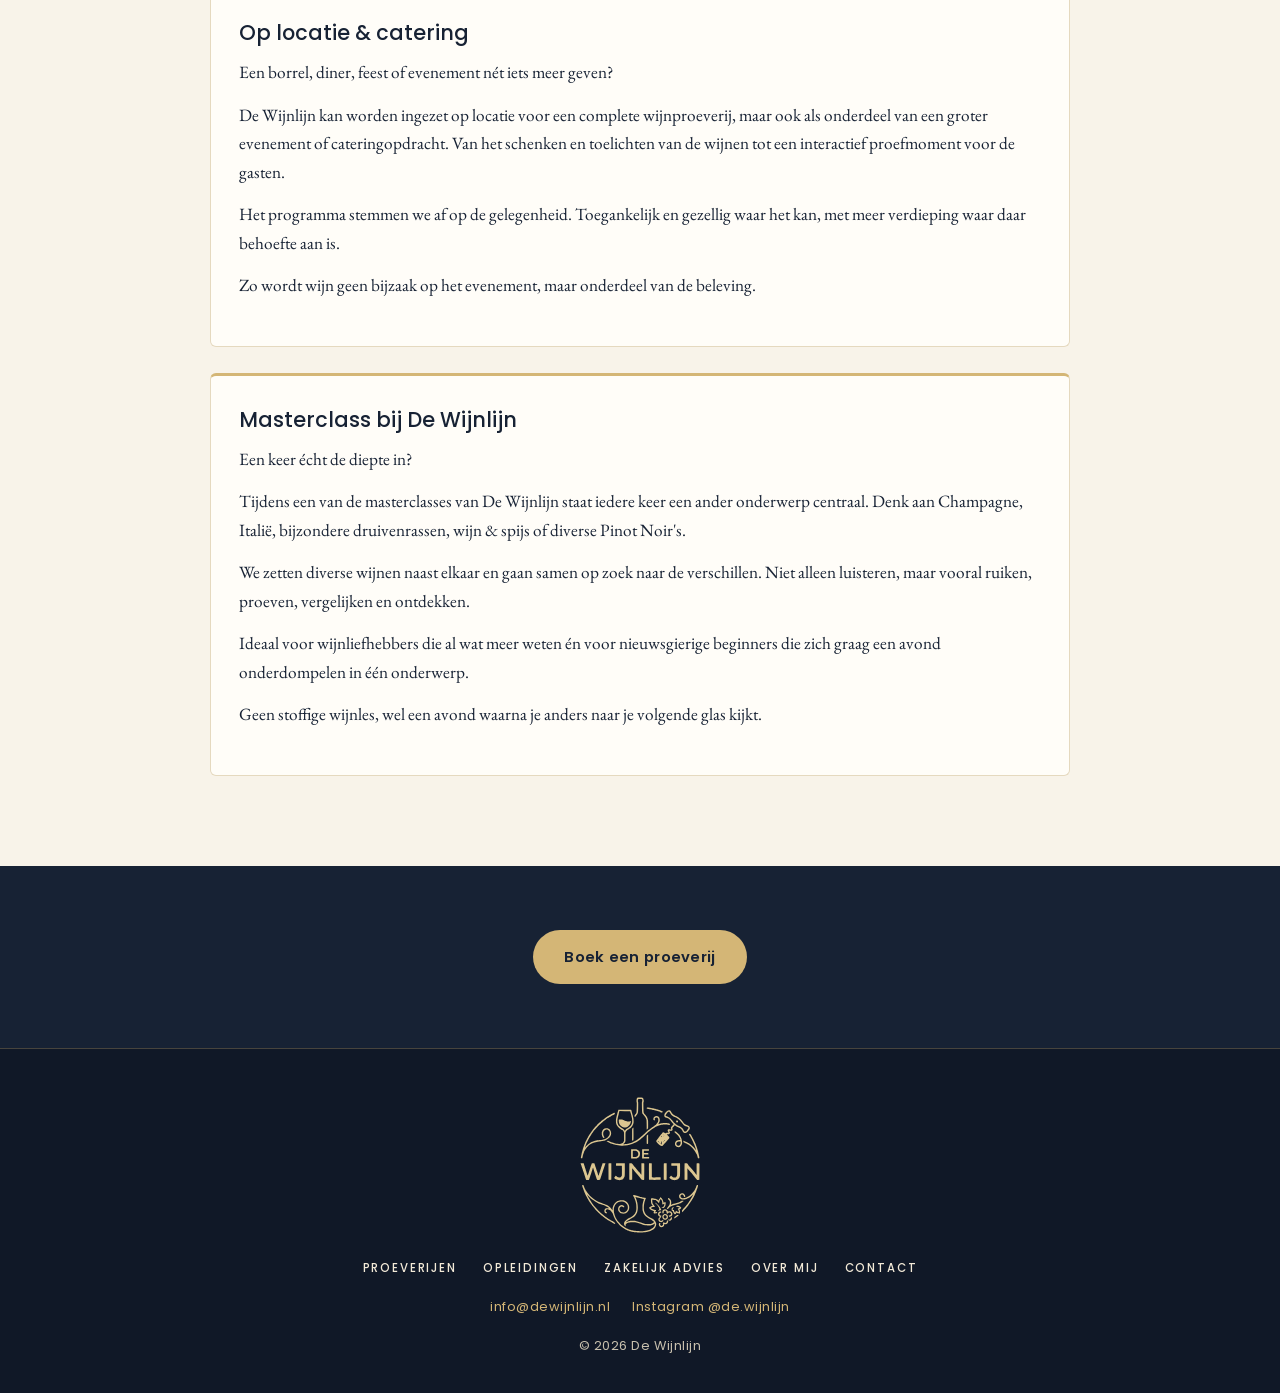
<file: proeverijen.html>
<!DOCTYPE html>
<html lang="nl">
<head>
  <meta charset="UTF-8">
  <meta name="viewport" content="width=device-width, initial-scale=1.0">
  <title>De Wijnlijn - Proeverijen</title>
  <meta name="description" content="De Wijnlijn in Barneveld: wijnproeverijen, SDEN-wijnopleidingen en wijnadvies. De route naar het perfecte glas wijn.">
  <meta name="theme-color" content="#172234">
  <link rel="icon" href="favicon.ico" sizes="any">
  <link rel="icon" type="image/png" sizes="32x32" href="favicon-32.png">
  <link rel="apple-touch-icon" href="apple-touch-icon.png">
  <meta property="og:type" content="website">
  <meta property="og:site_name" content="De Wijnlijn">
  <meta property="og:title" content="De Wijnlijn - Proeverijen">
  <meta property="og:description" content="De route naar het perfecte glas wijn">
  <meta property="og:image" content="https://dewijnlijn.nl/images/og-de-wijnlijn.jpg">
  <meta property="og:image:width" content="1200">
  <meta property="og:image:height" content="630">
  <link rel="preload" href="fonts/poppins-latin-500-normal.woff2" as="font" type="font/woff2" crossorigin>
  <link rel="preload" href="fonts/eb-garamond-latin-400-normal.woff2" as="font" type="font/woff2" crossorigin>
  <link rel="stylesheet" href="styles.css">
</head>
<body data-page="proeverijen">

<header class="dark">
  <div class="header-row">
    <a href="index.html" class="brand" aria-label="De Wijnlijn, naar de homepage"><span class="de">DE</span><span class="name">WIJNLIJN</span></a>
    <button class="menu-btn" aria-label="Menu" aria-expanded="false" aria-controls="site-nav">&#9776;</button>
    <nav class="links" id="site-nav">
      <a href="proeverijen.html" class="active" aria-current="page">Proeverijen</a>
      <a href="training.html">Opleidingen</a>
      <a href="wijn-spijs.html">Zakelijk advies</a>
      <a href="over-mij.html">Over mij</a>
      <a href="contact.html">Contact</a>
    </nav>
  </div>
</header>

<section class="page-head dark">
  <div class="container">
    <div class="section-head reveal">
      <span class="eyebrow" id="pv-eyebrow"></span>
      <h1 id="pv-heading">Proeverijen</h1>
      <div class="ornament" aria-hidden="true"><span></span></div>
      <div id="pv-intro"></div>
    </div>
  </div>
</section>

<section class="page-body">
  <div class="container">
    <img src="images/druiven-1.jpg" alt="Druiven aan de wijnstok" class="page-photo reveal">
    <div id="pv-sections"></div>
  </div>
</section>

<section class="cta-band dark">
  <div class="container">
    <a href="contact.html" class="btn btn-fill">Boek een proeverij</a>
  </div>
</section>

<footer>
  <div class="container">
    <img src="images/logo-de-wijnlijn.svg" alt="" width="531" height="603" class="footer-logo" loading="lazy">
    <div class="foot-links">
      <a href="proeverijen.html">Proeverijen</a>
      <a href="training.html">Opleidingen</a>
      <a href="wijn-spijs.html">Zakelijk advies</a>
      <a href="over-mij.html">Over mij</a>
      <a href="contact.html">Contact</a>
    </div>
    <div class="foot-contact">
      <a href="mailto:info@dewijnlijn.nl" data-contact="email-link"><span data-contact="email">info@dewijnlijn.nl</span></a>
      <a href="#" data-contact="phone-link" hidden><span data-contact="phone"></span></a>
      <a href="https://www.instagram.com/de.wijnlijn/" data-contact="instagram-link" target="_blank" rel="noopener">Instagram @de.wijnlijn</a>
    </div>
    &copy; <span id="year"></span> De Wijnlijn
  </div>
</footer>

<script src="site.js"></script>
</body>
</html>
</file>
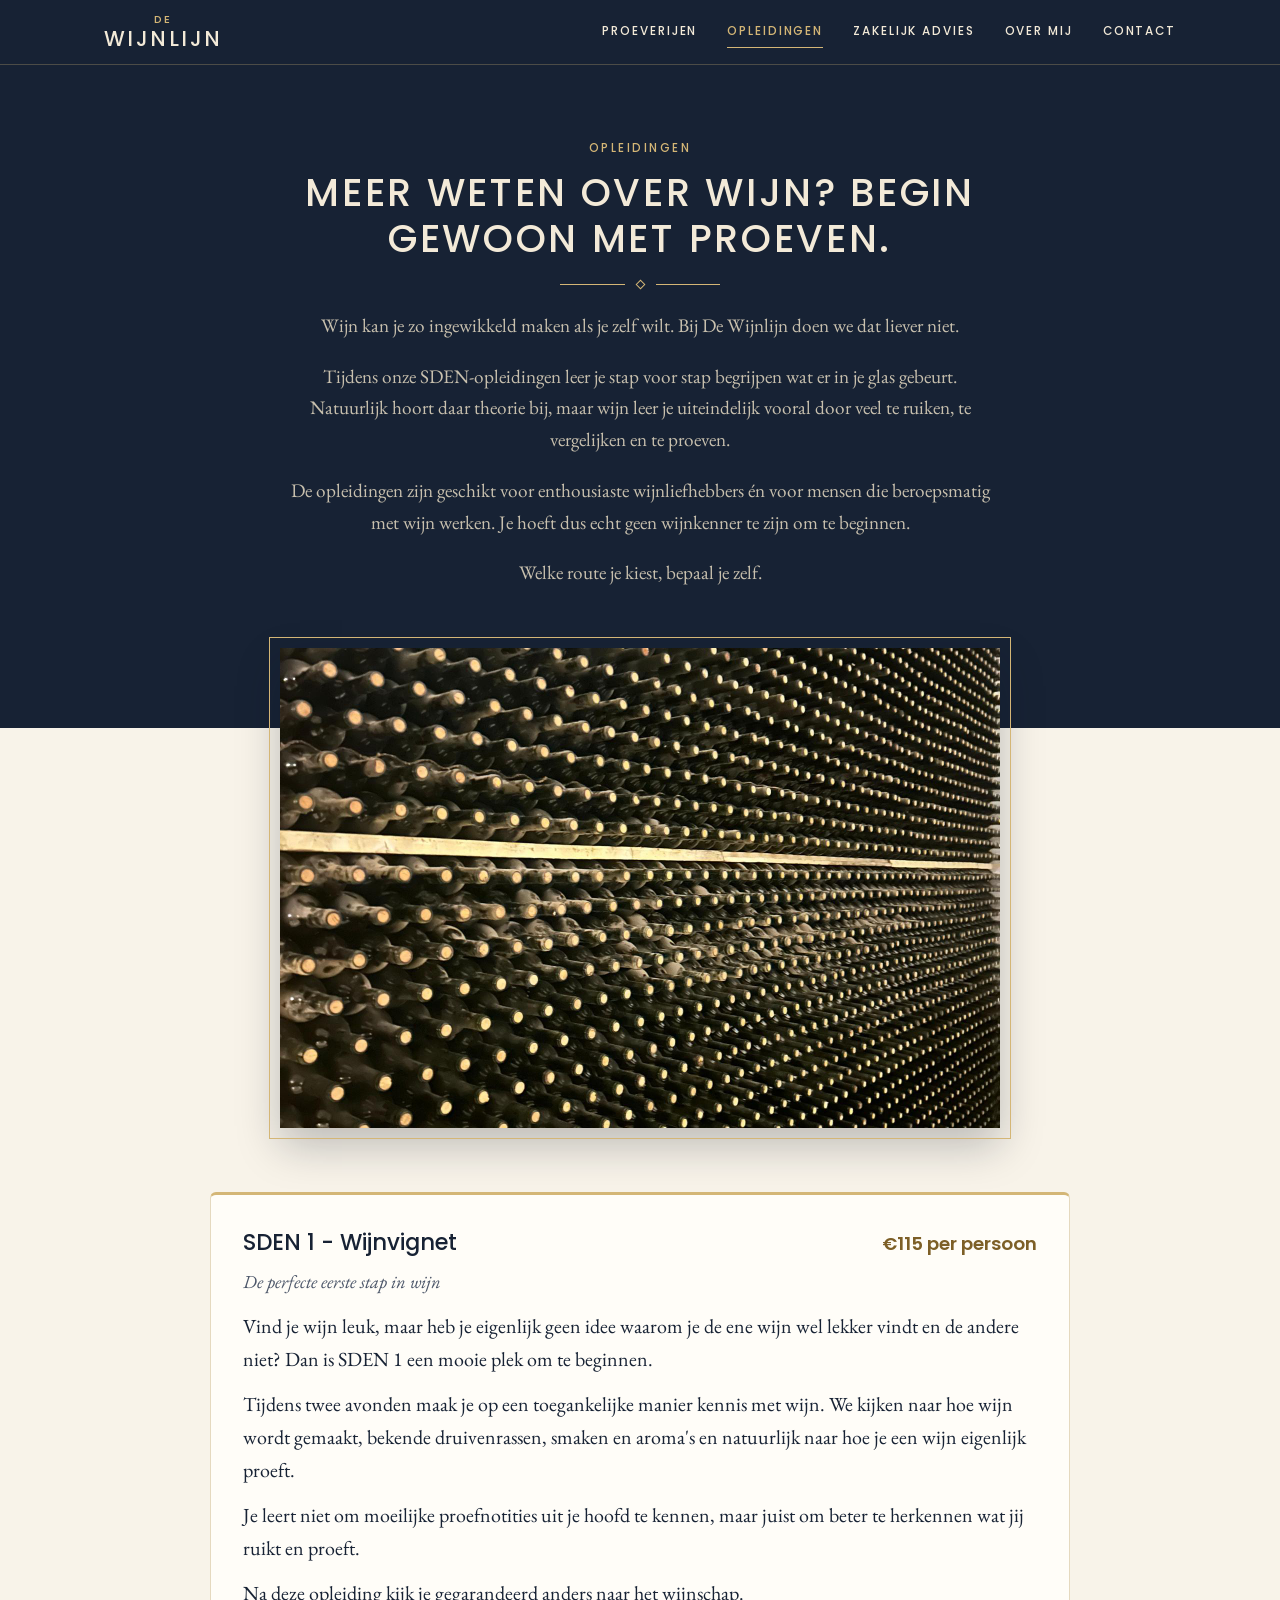
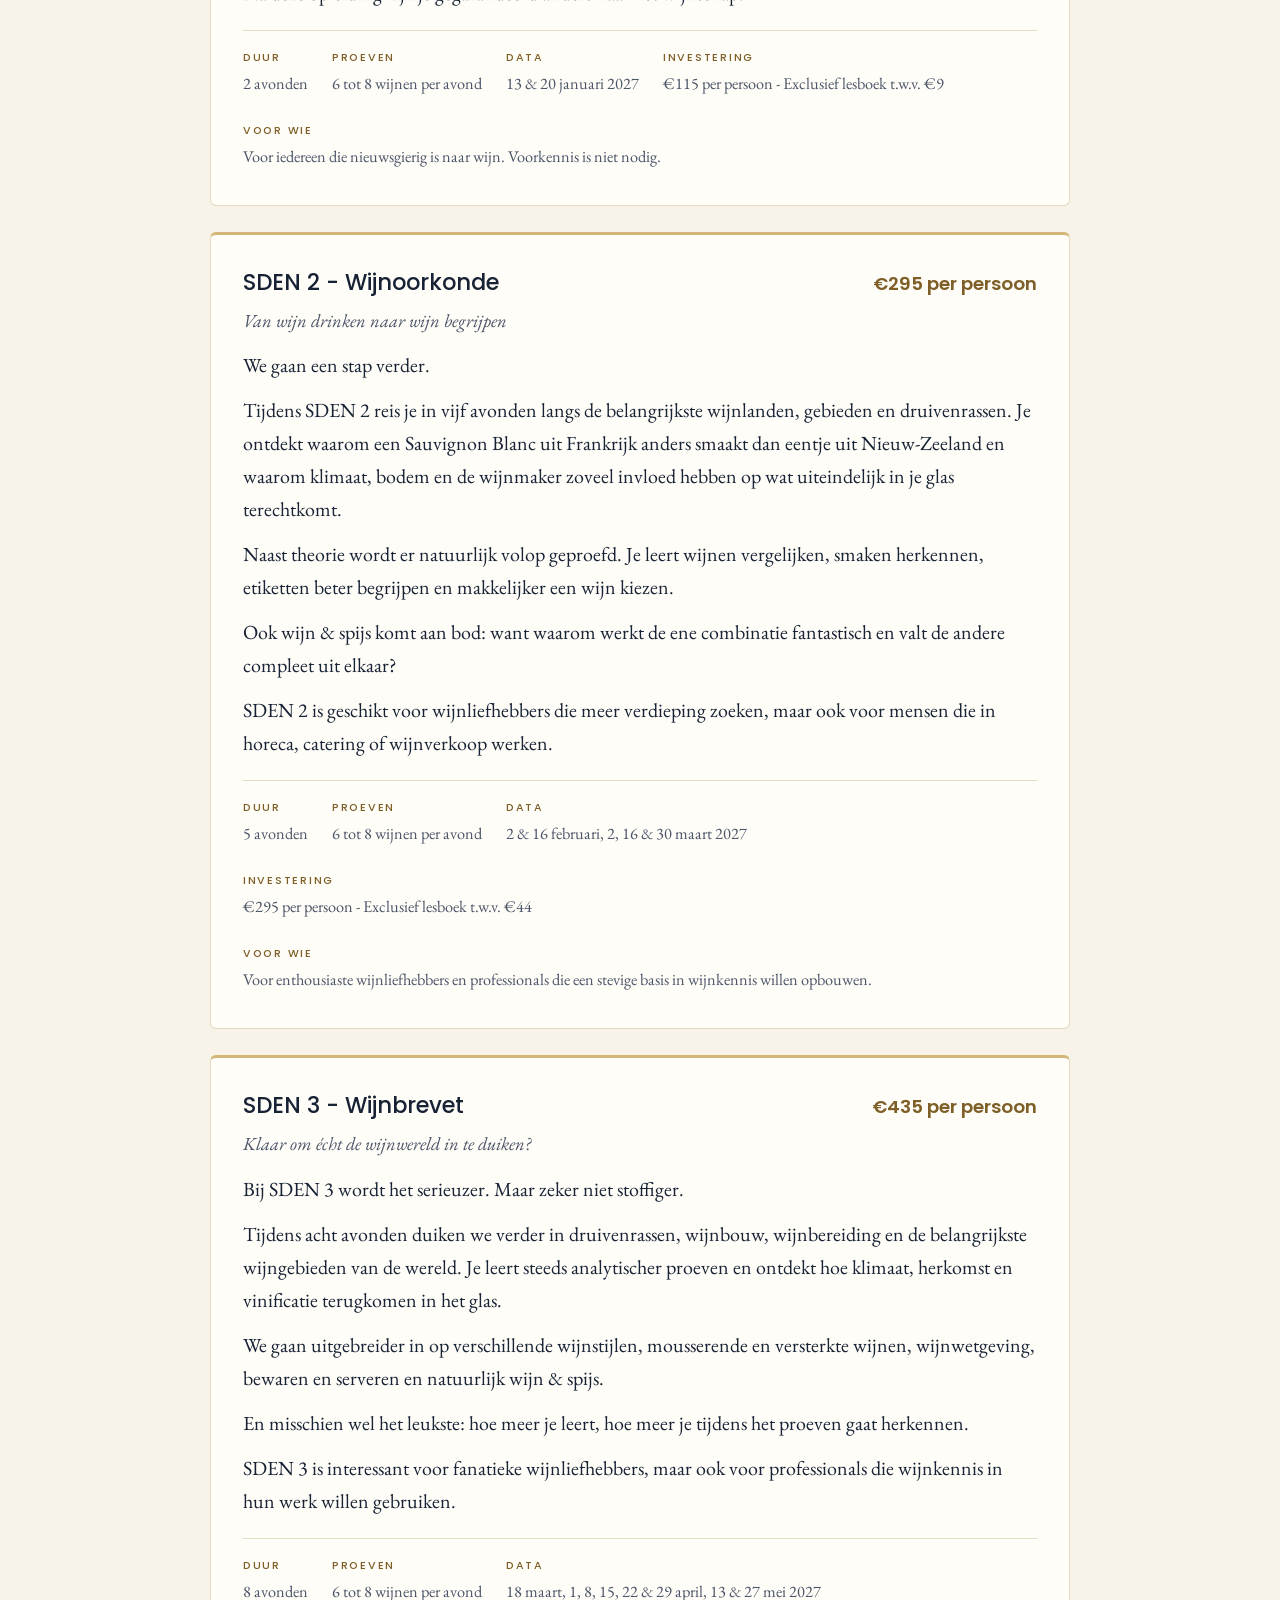
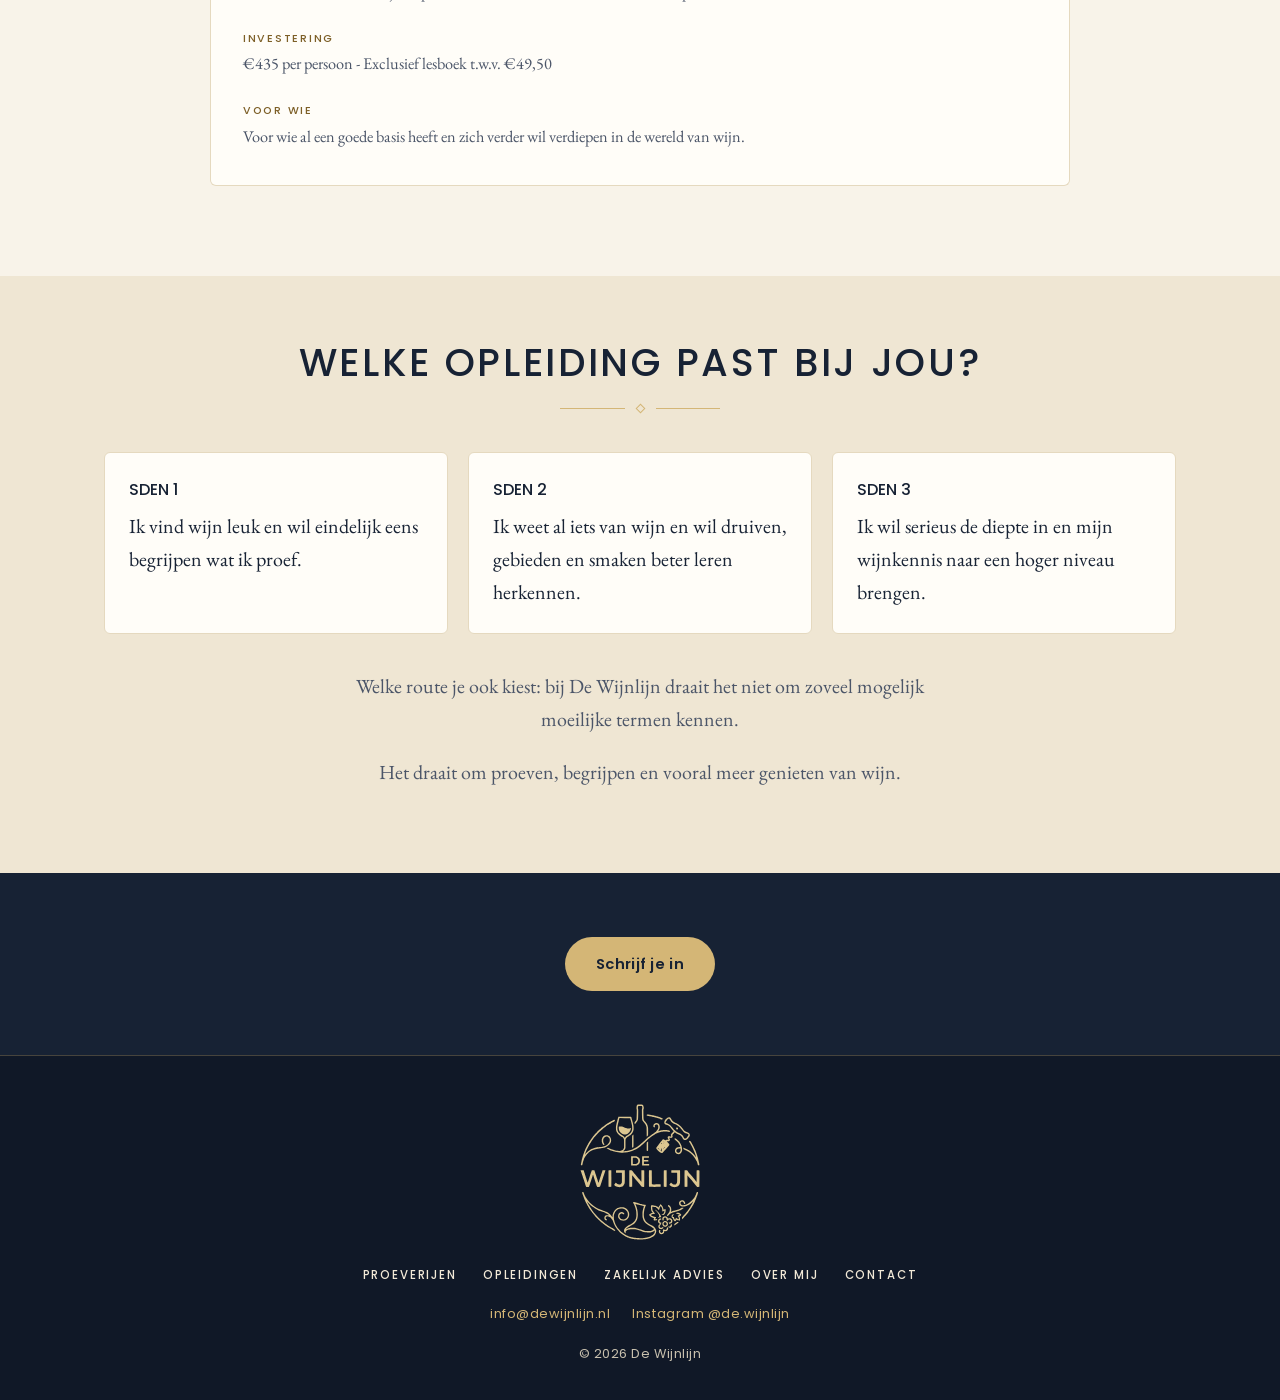
<file: training.html>
<!DOCTYPE html>
<html lang="nl">
<head>
  <meta charset="UTF-8">
  <meta name="viewport" content="width=device-width, initial-scale=1.0">
  <title>De Wijnlijn - Opleidingen</title>
  <meta name="description" content="De Wijnlijn in Barneveld: wijnproeverijen, SDEN-wijnopleidingen en wijnadvies. De route naar het perfecte glas wijn.">
  <meta name="theme-color" content="#172234">
  <link rel="icon" href="favicon.ico" sizes="any">
  <link rel="icon" type="image/png" sizes="32x32" href="favicon-32.png">
  <link rel="apple-touch-icon" href="apple-touch-icon.png">
  <meta property="og:type" content="website">
  <meta property="og:site_name" content="De Wijnlijn">
  <meta property="og:title" content="De Wijnlijn - Opleidingen">
  <meta property="og:description" content="De route naar het perfecte glas wijn">
  <meta property="og:image" content="https://dewijnlijn.nl/images/og-de-wijnlijn.jpg">
  <meta property="og:image:width" content="1200">
  <meta property="og:image:height" content="630">
  <link rel="preload" href="fonts/poppins-latin-500-normal.woff2" as="font" type="font/woff2" crossorigin>
  <link rel="preload" href="fonts/eb-garamond-latin-400-normal.woff2" as="font" type="font/woff2" crossorigin>
  <link rel="stylesheet" href="styles.css">
</head>
<body data-page="opleidingen">

<header class="dark">
  <div class="header-row">
    <a href="index.html" class="brand" aria-label="De Wijnlijn, naar de homepage"><span class="de">DE</span><span class="name">WIJNLIJN</span></a>
    <button class="menu-btn" aria-label="Menu" aria-expanded="false" aria-controls="site-nav">&#9776;</button>
    <nav class="links" id="site-nav">
      <a href="proeverijen.html">Proeverijen</a>
      <a href="training.html" class="active" aria-current="page">Opleidingen</a>
      <a href="wijn-spijs.html">Zakelijk advies</a>
      <a href="over-mij.html">Over mij</a>
      <a href="contact.html">Contact</a>
    </nav>
  </div>
</header>

<section class="page-head dark">
  <div class="container">
    <div class="section-head reveal">
      <span class="eyebrow" id="opl-eyebrow"></span>
      <h1 id="opl-heading">Opleidingen</h1>
      <div class="ornament" aria-hidden="true"><span></span></div>
      <div id="opl-intro"></div>
    </div>
  </div>
</section>

<section class="page-body">
  <div class="container">
    <img src="images/wijnflessen.jpg" alt="Wand vol liggende wijnflessen in een kelder" width="1440" height="960" class="page-photo reveal">
    <div id="opl-courses"></div>
  </div>
</section>

<section class="bg-cream">
  <div class="container">
    <div class="section-head reveal">
      <h2 id="opl-picker-heading"></h2>
      <div class="ornament" aria-hidden="true"><span></span></div>
    </div>
    <div class="picker" id="opl-picker"></div>
    <div class="closing-text" id="opl-closing"></div>
  </div>
</section>

<section class="cta-band dark">
  <div class="container">
    <a href="contact.html" class="btn btn-fill">Schrijf je in</a>
  </div>
</section>

<footer>
  <div class="container">
    <img src="images/logo-de-wijnlijn.svg" alt="" width="531" height="603" class="footer-logo" loading="lazy">
    <div class="foot-links">
      <a href="proeverijen.html">Proeverijen</a>
      <a href="training.html">Opleidingen</a>
      <a href="wijn-spijs.html">Zakelijk advies</a>
      <a href="over-mij.html">Over mij</a>
      <a href="contact.html">Contact</a>
    </div>
    <div class="foot-contact">
      <a href="mailto:info@dewijnlijn.nl" data-contact="email-link"><span data-contact="email">info@dewijnlijn.nl</span></a>
      <a href="#" data-contact="phone-link" hidden><span data-contact="phone"></span></a>
      <a href="https://www.instagram.com/de.wijnlijn/" data-contact="instagram-link" target="_blank" rel="noopener">Instagram @de.wijnlijn</a>
    </div>
    &copy; <span id="year"></span> De Wijnlijn
  </div>
</footer>

<script src="site.js"></script>
</body>
</html>
</file>
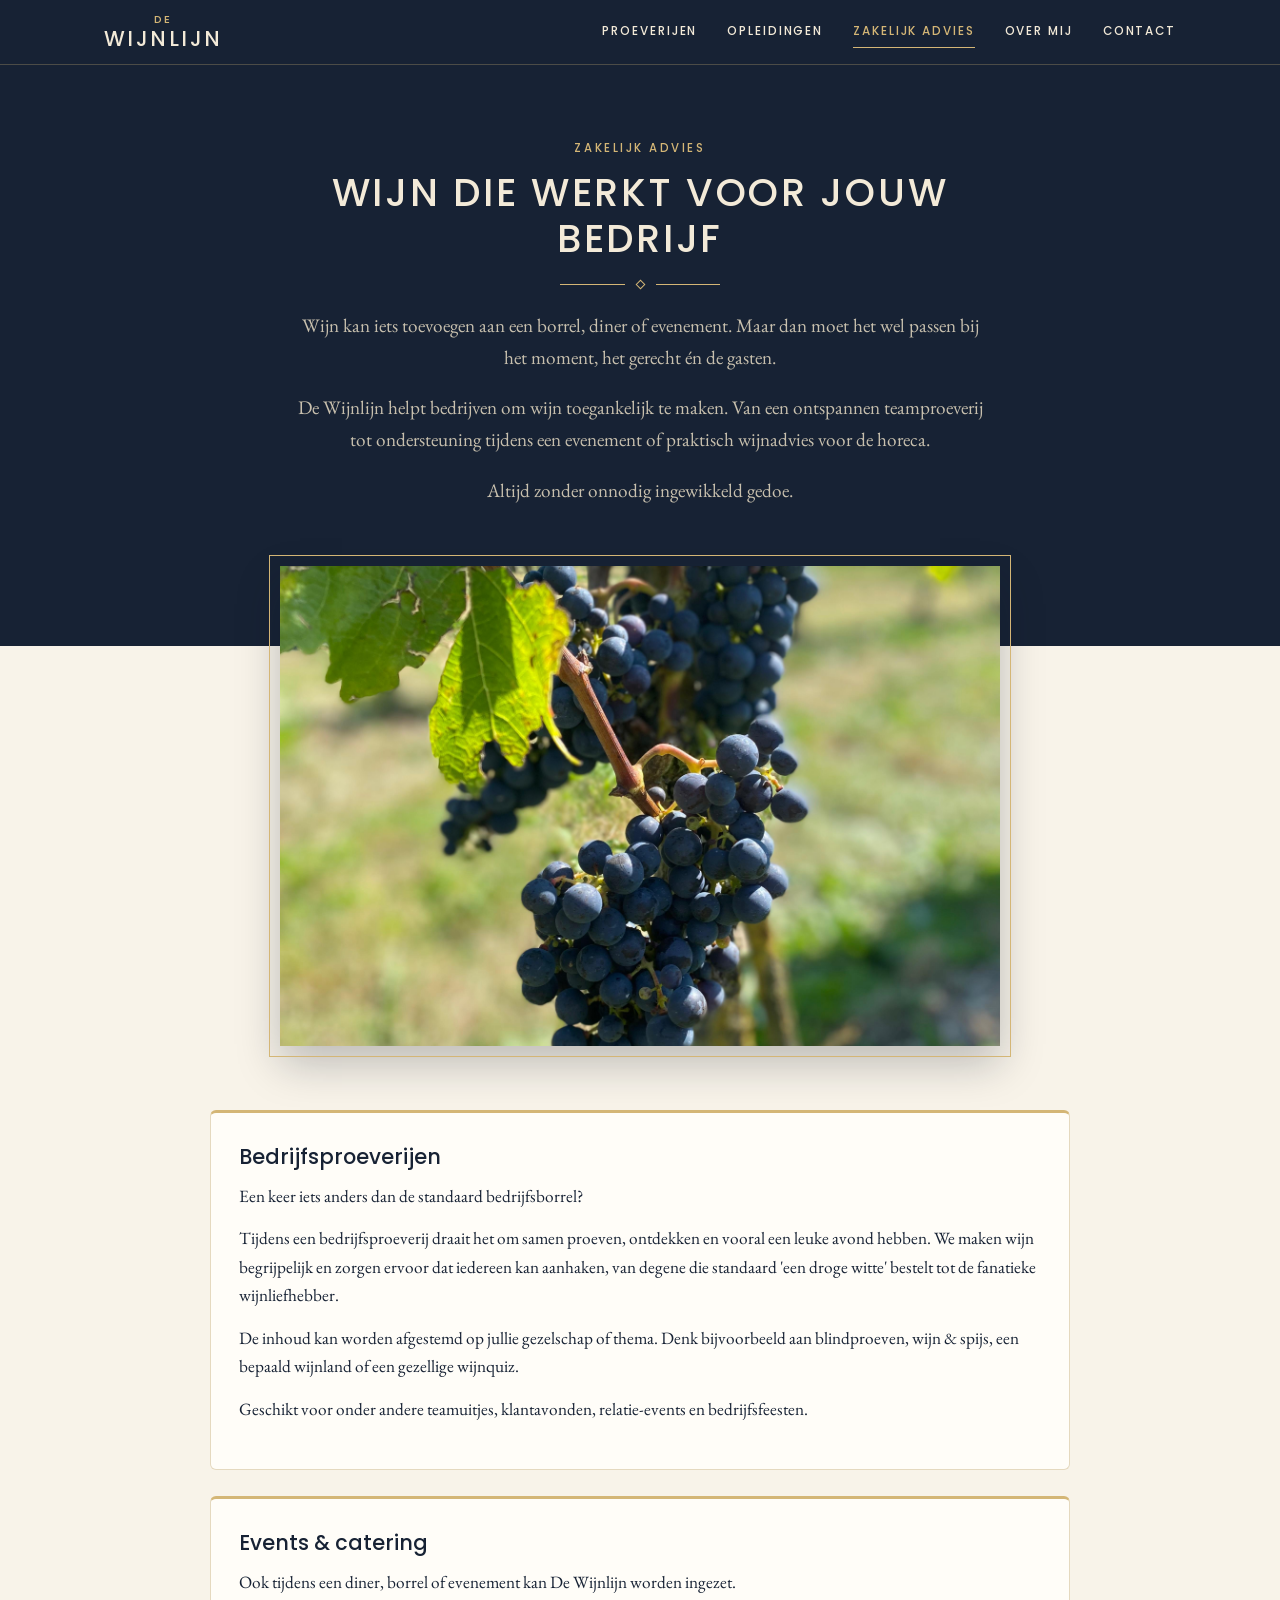
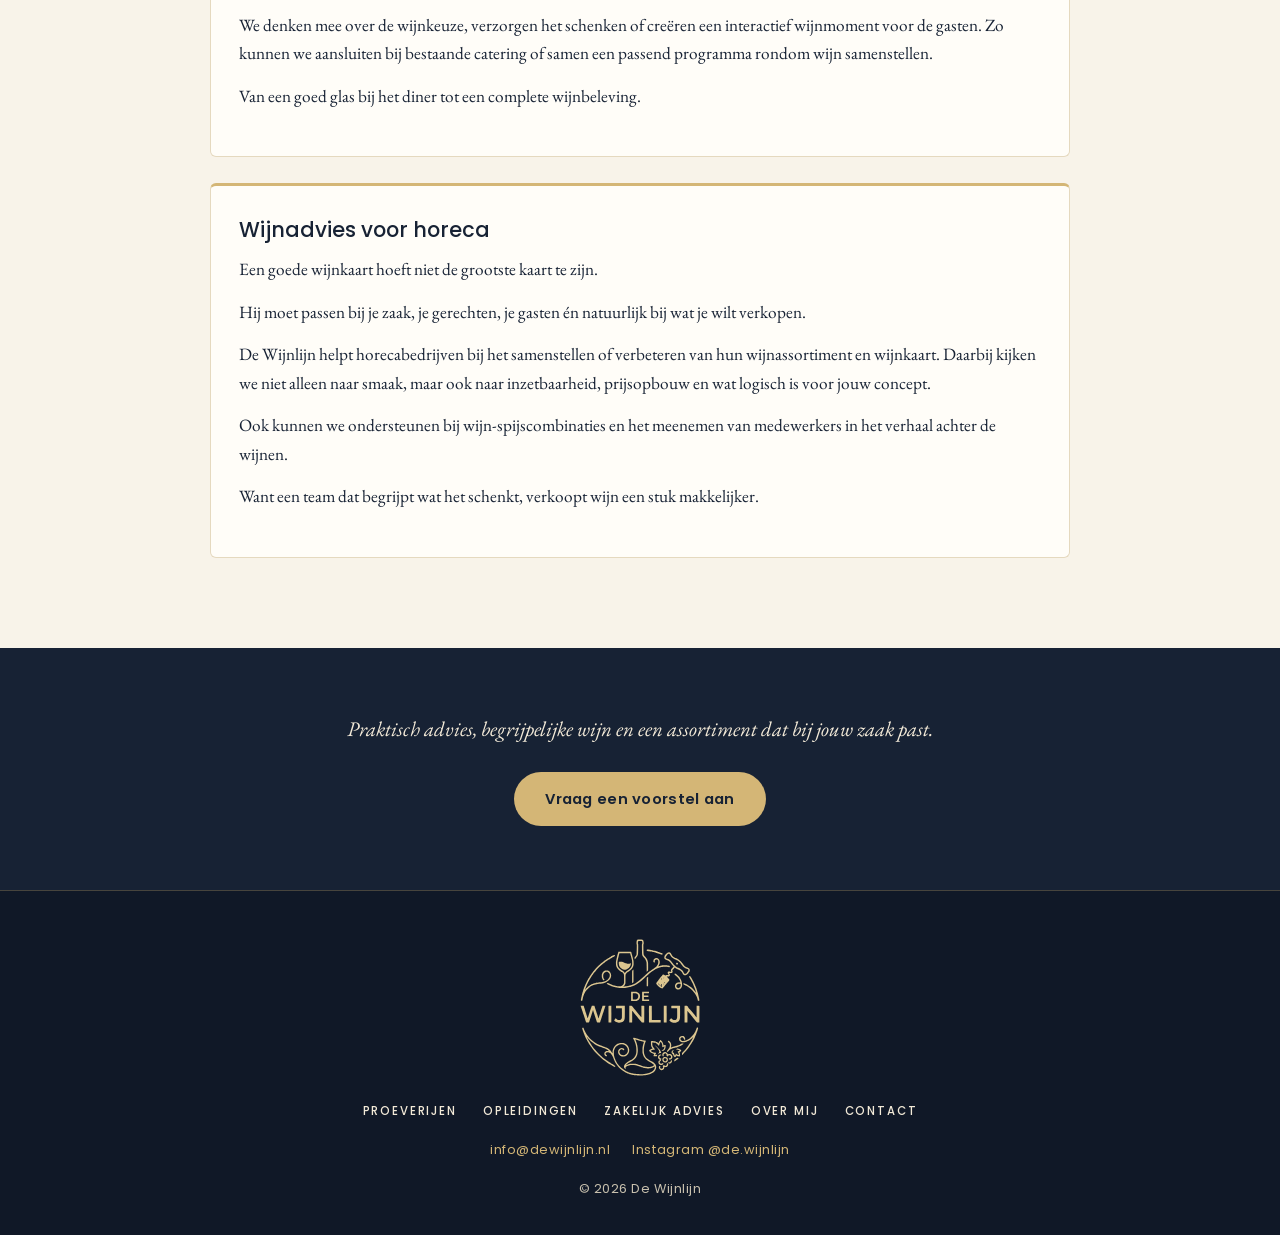
<file: wijn-spijs.html>
<!DOCTYPE html>
<html lang="nl">
<head>
  <meta charset="UTF-8">
  <meta name="viewport" content="width=device-width, initial-scale=1.0">
  <title>De Wijnlijn - Zakelijk advies</title>
  <meta name="description" content="De Wijnlijn in Barneveld: wijnproeverijen, SDEN-wijnopleidingen en wijnadvies. De route naar het perfecte glas wijn.">
  <meta name="theme-color" content="#172234">
  <link rel="icon" href="favicon.ico" sizes="any">
  <link rel="icon" type="image/png" sizes="32x32" href="favicon-32.png">
  <link rel="apple-touch-icon" href="apple-touch-icon.png">
  <meta property="og:type" content="website">
  <meta property="og:site_name" content="De Wijnlijn">
  <meta property="og:title" content="De Wijnlijn - Zakelijk advies">
  <meta property="og:description" content="De route naar het perfecte glas wijn">
  <meta property="og:image" content="https://dewijnlijn.nl/images/og-de-wijnlijn.jpg">
  <meta property="og:image:width" content="1200">
  <meta property="og:image:height" content="630">
  <link rel="preload" href="fonts/poppins-latin-500-normal.woff2" as="font" type="font/woff2" crossorigin>
  <link rel="preload" href="fonts/eb-garamond-latin-400-normal.woff2" as="font" type="font/woff2" crossorigin>
  <link rel="stylesheet" href="styles.css">
</head>
<body data-page="zakelijk">

<header class="dark">
  <div class="header-row">
    <a href="index.html" class="brand" aria-label="De Wijnlijn, naar de homepage"><span class="de">DE</span><span class="name">WIJNLIJN</span></a>
    <button class="menu-btn" aria-label="Menu" aria-expanded="false" aria-controls="site-nav">&#9776;</button>
    <nav class="links" id="site-nav">
      <a href="proeverijen.html">Proeverijen</a>
      <a href="training.html">Opleidingen</a>
      <a href="wijn-spijs.html" class="active" aria-current="page">Zakelijk advies</a>
      <a href="over-mij.html">Over mij</a>
      <a href="contact.html">Contact</a>
    </nav>
  </div>
</header>

<section class="page-head dark">
  <div class="container">
    <div class="section-head reveal">
      <span class="eyebrow" id="zk-eyebrow"></span>
      <h1 id="zk-heading">Zakelijk advies</h1>
      <div class="ornament" aria-hidden="true"><span></span></div>
      <div id="zk-intro"></div>
    </div>
  </div>
</section>

<section class="page-body">
  <div class="container">
    <img src="images/druiven-2.jpg" alt="Druiventros aan de wijnstok" class="page-photo reveal">
    <div id="zk-sections"></div>
  </div>
</section>

<section class="cta-band dark">
  <div class="container">
    <p id="zk-closing"></p>
    <a href="contact.html" class="btn btn-fill">Vraag een voorstel aan</a>
  </div>
</section>

<footer>
  <div class="container">
    <img src="images/logo-de-wijnlijn.svg" alt="" width="531" height="603" class="footer-logo" loading="lazy">
    <div class="foot-links">
      <a href="proeverijen.html">Proeverijen</a>
      <a href="training.html">Opleidingen</a>
      <a href="wijn-spijs.html">Zakelijk advies</a>
      <a href="over-mij.html">Over mij</a>
      <a href="contact.html">Contact</a>
    </div>
    <div class="foot-contact">
      <a href="mailto:info@dewijnlijn.nl" data-contact="email-link"><span data-contact="email">info@dewijnlijn.nl</span></a>
      <a href="#" data-contact="phone-link" hidden><span data-contact="phone"></span></a>
      <a href="https://www.instagram.com/de.wijnlijn/" data-contact="instagram-link" target="_blank" rel="noopener">Instagram @de.wijnlijn</a>
    </div>
    &copy; <span id="year"></span> De Wijnlijn
  </div>
</footer>

<script src="site.js"></script>
</body>
</html>
</file>
<file: styles.css>
/* De Wijnlijn — huisstijl: navy, goud, crème.
   Poppins (koppen, menu, knoppen) + EB Garamond (lopende tekst, tagline).
   Fonts staan lokaal in /fonts: geen verzoeken naar Google (AVG-vriendelijk). */

@font-face{font-family:'Poppins'; font-style:normal; font-weight:400; font-display:swap; src:url('fonts/poppins-latin-400-normal.woff2') format('woff2');}
@font-face{font-family:'Poppins'; font-style:normal; font-weight:500; font-display:swap; src:url('fonts/poppins-latin-500-normal.woff2') format('woff2');}
@font-face{font-family:'Poppins'; font-style:normal; font-weight:600; font-display:swap; src:url('fonts/poppins-latin-600-normal.woff2') format('woff2');}
@font-face{font-family:'EB Garamond'; font-style:normal; font-weight:400; font-display:swap; src:url('fonts/eb-garamond-latin-400-normal.woff2') format('woff2');}
@font-face{font-family:'EB Garamond'; font-style:italic; font-weight:400; font-display:swap; src:url('fonts/eb-garamond-latin-400-italic.woff2') format('woff2');}

:root{
  --navy:#172234;
  --navy-deep:#101827;
  --navy-soft:#1E2B40;
  --gold:#D4B676;
  --gold-soft:#E4CF9F;
  --logo-accent:#E7B92F;      /* goud van de dienstenregel in het officiële logo */
  --gold-ink:#7D5F27;          /* goud voor tekst op licht (contrast 5,4:1) */
  --cream:#F3EAD8;             /* tekst op navy */
  --cream-soft:#C8C0AE;        /* secundaire tekst op navy */
  --paper:#F8F3E9;
  --paper-deep:#EFE6D3;
  --white:#FFFDF8;
  --ink:#172234;
  --ink-soft:#4B5568;
  --line:#E5D9BF;
  --line-dark:rgba(212,182,118,.28);
  --font-sans:'Poppins', system-ui, -apple-system, 'Segoe UI', sans-serif;
  --font-serif:'EB Garamond', Garamond, Georgia, 'Times New Roman', serif;
  --max-w:1120px;
}

*{box-sizing:border-box;}
html{scroll-behavior:smooth;}
@media (prefers-reduced-motion: reduce){
  html{scroll-behavior:auto;}
  *{animation-duration:.001ms !important; transition-duration:.001ms !important;}
}
body{margin:0; background:var(--paper); color:var(--ink); font-family:var(--font-serif); font-size:20px; line-height:1.65; -webkit-font-smoothing:antialiased; -moz-osx-font-smoothing:grayscale; overflow-x:hidden;}
h1,h2,h3{font-family:var(--font-sans); font-weight:500; color:var(--ink); margin:0 0 .5em; line-height:1.2;}
h1,h2{text-transform:uppercase; letter-spacing:.07em;}
a{color:inherit;} img{max-width:100%; height:auto; display:block;}
.container{max-width:var(--max-w); margin:0 auto; padding:0 24px;}
:focus-visible{outline:3px solid var(--gold-ink); outline-offset:3px;}
.dark :focus-visible{outline-color:var(--gold);}

/* Donkere vlakken */
.dark{background:var(--navy); color:var(--cream);}
.dark h1, .dark h2, .dark h3{color:var(--cream);}

.eyebrow{font-family:var(--font-sans); font-weight:500; color:var(--gold-ink); letter-spacing:.22em; text-transform:uppercase; font-size:.72rem; display:inline-block; margin-bottom:1em;}
.dark .eyebrow{color:var(--gold);}

/* Ornament: dunne gouden lijn met ruit, zoals de lijnvoering in het logo */
.ornament{display:flex; align-items:center; justify-content:center; gap:12px; margin:18px auto 22px; width:160px;}
.ornament::before, .ornament::after{content:""; flex:1; height:1px; background:var(--gold);}
.ornament span{width:7px; height:7px; border:1px solid var(--gold); transform:rotate(45deg);}

/* Header */
header{position:sticky; top:0; z-index:30; background:var(--navy); border-bottom:1px solid var(--line-dark);}
.header-row{display:flex; align-items:center; justify-content:space-between; padding:14px 24px; max-width:var(--max-w); margin:0 auto; gap:20px;}
.brand{display:flex; flex-direction:column; align-items:center; text-decoration:none; font-family:var(--font-sans); font-weight:500; line-height:1; color:var(--cream);}
.brand .de{font-size:.7rem; letter-spacing:.18em; color:var(--gold); margin-bottom:4px;}
.brand .name{font-size:1.3rem; letter-spacing:.12em;}
nav.links{display:flex; align-items:center; gap:30px;}
nav.links a{font-family:var(--font-sans); font-weight:500; font-size:.74rem; letter-spacing:.16em; text-transform:uppercase; text-decoration:none; color:var(--cream); padding:6px 0; border-bottom:1px solid transparent; transition:color .2s ease, border-color .2s ease;}
nav.links a:hover, nav.links a.active{color:var(--gold); border-color:var(--gold);}
.menu-btn{display:none; background:none; border:1px solid var(--line-dark); border-radius:6px; font-size:1.3rem; line-height:1; padding:8px 11px; color:var(--gold); cursor:pointer;}
@media (max-width:860px){
  nav.links{display:none; position:absolute; top:100%; left:0; right:0; background:var(--navy); flex-direction:column; align-items:flex-start; padding:10px 24px 24px; border-bottom:1px solid var(--line-dark); gap:6px;}
  nav.links.open{display:flex;}
  nav.links a{font-size:.85rem; padding:10px 0;}
  .menu-btn{display:block;}
}

/* Home: hero in de stijl van de Instagram-aankondiging */
.hero{padding:64px 0 72px;}
.hero-grid{display:grid; grid-template-columns:1fr 1fr; gap:56px; align-items:center;}
.hero-brand{text-align:center; container-type:inline-size; min-width:0;}
.hero-logo{margin:0 auto; width:min(360px, 78vw, 100%);}
.hero-logo img{width:100%; height:auto;}
.hero .services{font-family:var(--font-sans); font-weight:500; text-transform:uppercase; letter-spacing:.16em; text-indent:.16em; white-space:nowrap; color:var(--logo-accent); font-size:clamp(.5rem, 3.1cqi, .98rem); width:min(520px, 100%); margin:30px auto 0; padding-top:14px; border-top:1px solid var(--logo-accent);}
.hero .services .sep{font-size:.62em; vertical-align:.2em; margin:0 .35em;}
.hero-ctas{display:flex; gap:14px; justify-content:center; flex-wrap:wrap; margin-top:30px;}
.hero-photo-wrap{display:flex; justify-content:center;}
@media (max-width:860px){
  .hero{padding:40px 0 56px;}
  .hero-grid{grid-template-columns:1fr; gap:44px;}
  .hero-photo-wrap{order:2;}
}

/* Rond portret met dubbele gouden ring */
.ring{width:min(400px, 76vw); aspect-ratio:1/1; border-radius:50%; border:5px solid var(--gold); box-shadow:0 0 0 11px var(--navy), 0 0 0 12.5px rgba(212,182,118,.6); overflow:hidden; margin:14px;}
.ring img{width:100%; height:100%; object-fit:cover; object-position:50% 30%;}

.intro{padding:72px 0;}
.intro .lead{max-width:700px; margin:0 auto 18px; text-align:center; font-size:1.2rem;}
.intro .lead:first-child{font-size:1.4rem; font-style:italic; color:var(--navy);}

/* Knoppen */
.btn{display:inline-block; font-family:var(--font-sans); font-weight:600; font-size:.92rem; letter-spacing:.02em; text-decoration:none; padding:14px 30px; border-radius:999px; border:1.5px solid transparent; cursor:pointer; transition:transform .2s ease, background-color .2s ease, color .2s ease, border-color .2s ease;}
.btn-fill{background:var(--gold); color:var(--navy);}
.btn-fill:hover{background:var(--gold-soft); transform:translateY(-2px);}
.btn-line{border-color:var(--navy); color:var(--navy); background:transparent;}
.btn-line:hover{background:var(--navy); color:var(--cream); transform:translateY(-2px);}
.dark .btn-line{border-color:var(--gold); color:var(--gold);}
.dark .btn-line:hover{background:var(--gold); color:var(--navy);}

section{padding:64px 0;}
.section-head{max-width:700px; margin:0 auto 40px; text-align:center;}
.section-head h1, .section-head h2{font-size:clamp(1.6rem,4.2vw,2.4rem);}
.section-head p{color:var(--ink-soft); font-size:1.15rem;}
.dark .section-head p{color:var(--cream-soft);}
.bg-cream{background:var(--paper-deep);}
.bg-white{background:var(--paper);}

/* Paginakop op binnenpagina's */
.page-head{padding:64px 0 120px; text-align:center;}
.page-head .section-head{margin-bottom:0;}
.page-head .section-head p{font-size:1.2rem;}
.page-body{padding-top:0;}
.page-photo{max-width:720px; width:calc(100% - 24px); aspect-ratio:3/2; object-fit:cover; margin:-80px auto 0; display:block; position:relative; outline:1px solid var(--gold); outline-offset:10px; box-shadow:0 18px 40px rgba(16,24,39,.25);}
.page-photo + *{margin-top:64px;}
.overlap, .contact-wrap.overlap{margin-top:-80px; position:relative;}
.photo-tone{filter:none;}

.reveal{opacity:0; transform:translateY(18px); transition:opacity .6s ease, transform .6s ease;}
.reveal.in{opacity:1; transform:translateY(0);}

/* Kaarten */
.card-grid{display:grid; grid-template-columns:repeat(auto-fit,minmax(270px,1fr)); gap:24px;}
.card{background:var(--white); border:1px solid var(--line); border-top:3px solid var(--gold); border-radius:6px; padding:32px 28px;}
.card h3{font-size:1.3rem; color:var(--navy); margin-bottom:12px;}
.card p{font-size:1.08rem; margin:0 0 14px;}
.card .fact{font-family:var(--font-sans); font-size:.85rem; color:var(--gold-ink); letter-spacing:.02em;}
.card .closing{font-style:italic; color:var(--navy);}
.card-grid .card{display:flex; flex-direction:column; align-items:flex-start;}
.card-grid .card a.more{margin-top:auto;}
.card a.more{display:inline-block; margin-top:8px; font-family:var(--font-sans); font-weight:500; font-size:.82rem; letter-spacing:.1em; text-transform:uppercase; color:var(--gold-ink); text-decoration:none; border-bottom:1px solid currentColor; padding-bottom:2px;}
.card a.more:hover{color:var(--navy);}
.dark .card{background:var(--navy-soft); border-color:var(--line-dark); border-top-color:var(--gold);}
.dark .card h3{color:var(--cream);}
.dark .card p{color:var(--cream-soft);}
.dark .card a.more{color:var(--gold);}
.dark .card a.more:hover{color:var(--cream);}

.split{display:grid; grid-template-columns:1fr 1fr; gap:56px; align-items:center;}
@media (max-width:860px){.split{grid-template-columns:1fr; gap:40px;}}
.split img, .framed{outline:1px solid var(--gold); outline-offset:10px; box-shadow:0 18px 40px rgba(16,24,39,.18);}
.split > *{min-width:0;}
.split .split-photo{margin:12px; width:calc(100% - 24px);}
.split.reverse{direction:rtl;}
.split.reverse > *{direction:ltr;}

/* Opleidingen */
.course{background:var(--white); border:1px solid var(--line); border-top:3px solid var(--gold); border-radius:6px; padding:34px 32px; margin-bottom:26px;}
.course-head{display:flex; align-items:baseline; justify-content:space-between; flex-wrap:wrap; gap:10px; margin-bottom:6px;}
.course-head h3{font-size:1.4rem; color:var(--navy); margin:0;}
.course-head .price{font-family:var(--font-sans); font-weight:600; font-size:1.15rem; color:var(--gold-ink);}
.course .subtitle{font-style:italic; color:var(--ink-soft); font-size:1.15rem; margin-bottom:14px;}
.course p{margin:0 0 12px;}
.course .meta{display:flex; flex-wrap:wrap; gap:24px; margin-top:20px; padding-top:18px; border-top:1px solid var(--line); font-size:1.02rem; color:var(--ink-soft);}
.course .meta strong{font-family:var(--font-sans); font-weight:500; color:var(--gold-ink); display:block; font-size:.68rem; text-transform:uppercase; letter-spacing:.16em; margin-bottom:4px;}
@media (max-width:560px){.course{padding:28px 22px;} .card{padding:28px 22px;}}

.picker{display:grid; grid-template-columns:repeat(auto-fit,minmax(240px,1fr)); gap:20px; margin-top:10px;}
.picker div{background:var(--white); border:1px solid var(--line); border-radius:6px; padding:24px;}
.picker strong{font-family:var(--font-sans); font-weight:500; color:var(--navy); display:block; margin-bottom:6px; font-size:1rem;}
.closing-text{text-align:center; max-width:640px; margin:36px auto 0; color:var(--ink-soft);}

/* Afsluitende call-to-action */
.cta-band{text-align:center; padding:64px 0;}
.cta-band p{font-style:italic; font-size:1.3rem; color:var(--cream); max-width:620px; margin:0 auto 26px;}

/* Over mij */
.over-credentials{display:flex; flex-wrap:wrap; gap:10px; margin-top:22px;}
.over-credentials span{font-family:var(--font-sans); font-weight:500; font-size:.78rem; letter-spacing:.04em; background:var(--navy); color:var(--gold); border-radius:999px; padding:8px 16px;}
.photo-solo{width:calc(100% - 24px); max-width:520px; margin:12px auto;}

/* Contact */
.contact-wrap{background:var(--white); border:1px solid var(--line); border-top:3px solid var(--gold); border-radius:6px; padding:44px 40px; max-width:680px; margin:0 auto;}
@media (max-width:560px){.contact-wrap{padding:30px 22px;}}
.contact-options{display:grid; grid-template-columns:repeat(auto-fit, minmax(170px, 1fr)); gap:14px;}
.contact-option{display:flex; flex-direction:column; align-items:center; gap:6px; text-align:center; text-decoration:none; color:var(--ink); background:var(--paper); border:1px solid var(--line); border-radius:6px; padding:24px 14px; transition:border-color .2s ease, transform .2s ease, background-color .2s ease;}
.contact-option:hover{border-color:var(--gold); background:var(--white); transform:translateY(-2px);}
.contact-option .label{font-family:var(--font-sans); font-weight:500; font-size:.7rem; letter-spacing:.2em; text-transform:uppercase; color:var(--gold-ink);}
.contact-option .value{font-size:1.15rem; overflow-wrap:anywhere;}

/* Knoppenpaar in afsluitende band */
.cta-btns{display:flex; justify-content:center; flex-wrap:wrap; gap:14px;}

[hidden]{display:none !important;}

/* Footer */
footer{background:var(--navy-deep); color:var(--cream-soft); padding:48px 0 36px; text-align:center; font-family:var(--font-sans); font-size:.8rem; letter-spacing:.04em; border-top:1px solid var(--line-dark);}
.footer-logo{width:120px; margin:0 auto 26px;}
footer a{text-decoration:none; color:var(--cream);}
footer a:hover{color:var(--gold);}
footer :focus-visible{outline-color:var(--gold);}
footer .foot-links{display:flex; justify-content:center; gap:10px 26px; margin-bottom:18px; flex-wrap:wrap; text-transform:uppercase; letter-spacing:.16em; font-size:.72rem; font-weight:500;}
footer .foot-contact{display:flex; justify-content:center; flex-wrap:wrap; gap:6px 22px; margin-bottom:18px;}
footer .foot-contact a{color:var(--gold);}
footer .foot-contact a:hover{color:var(--cream);}

/* Leesbare regellengte voor gestapelde kaarten */
#pv-sections, #zk-sections, #opl-courses{max-width:860px; margin-left:auto; margin-right:auto;}
</file>
